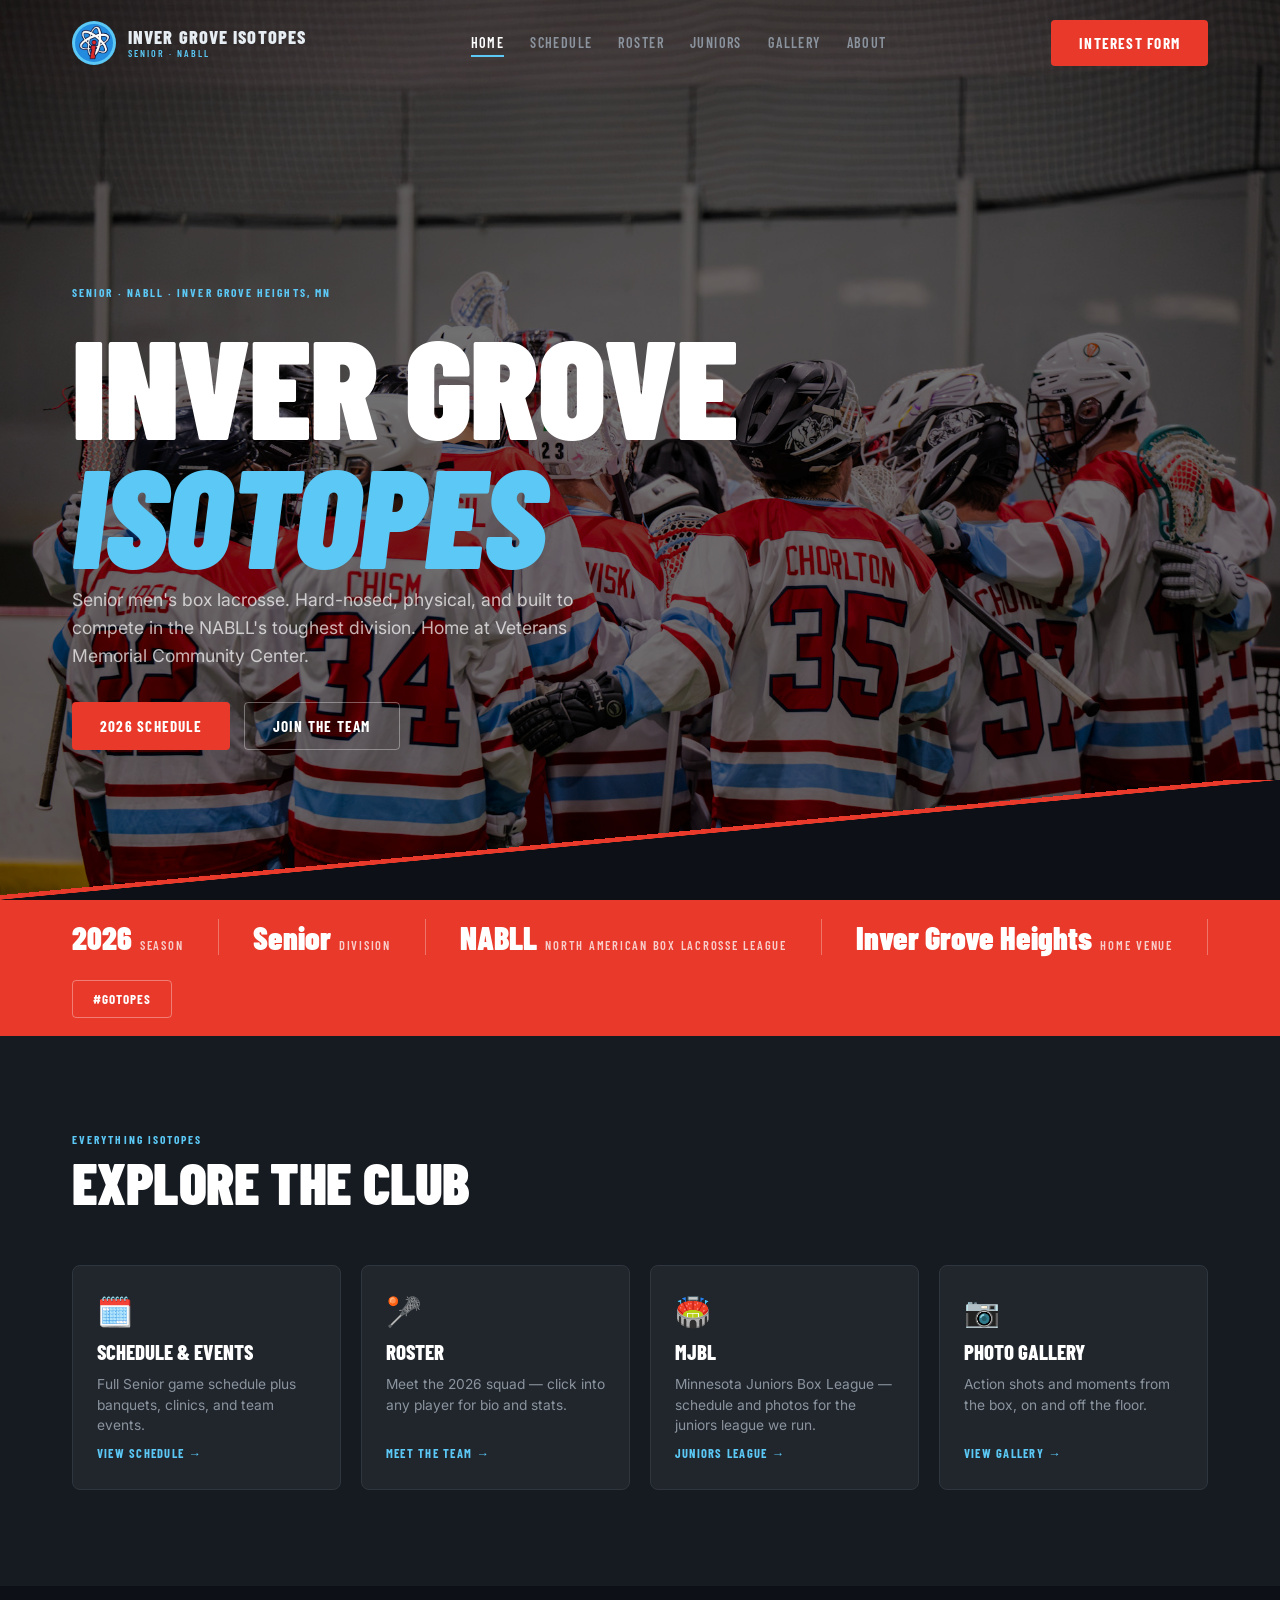
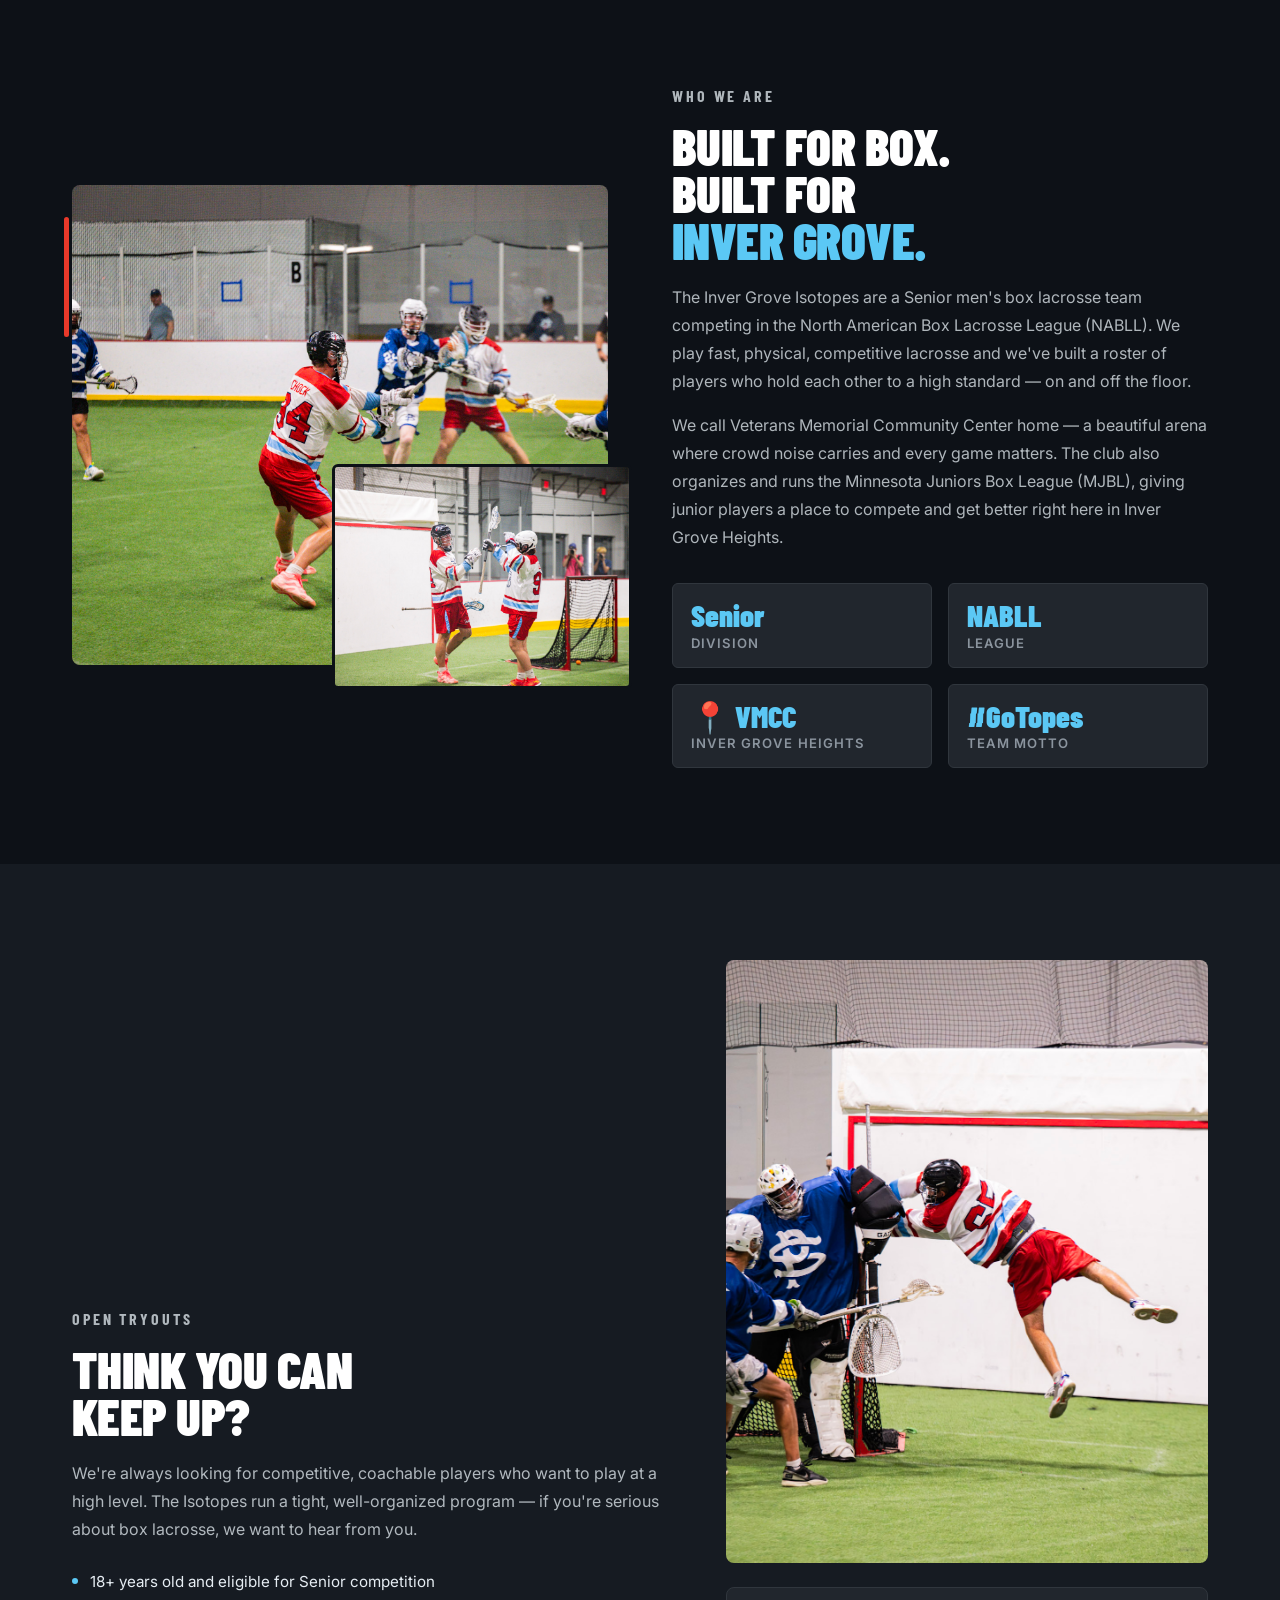
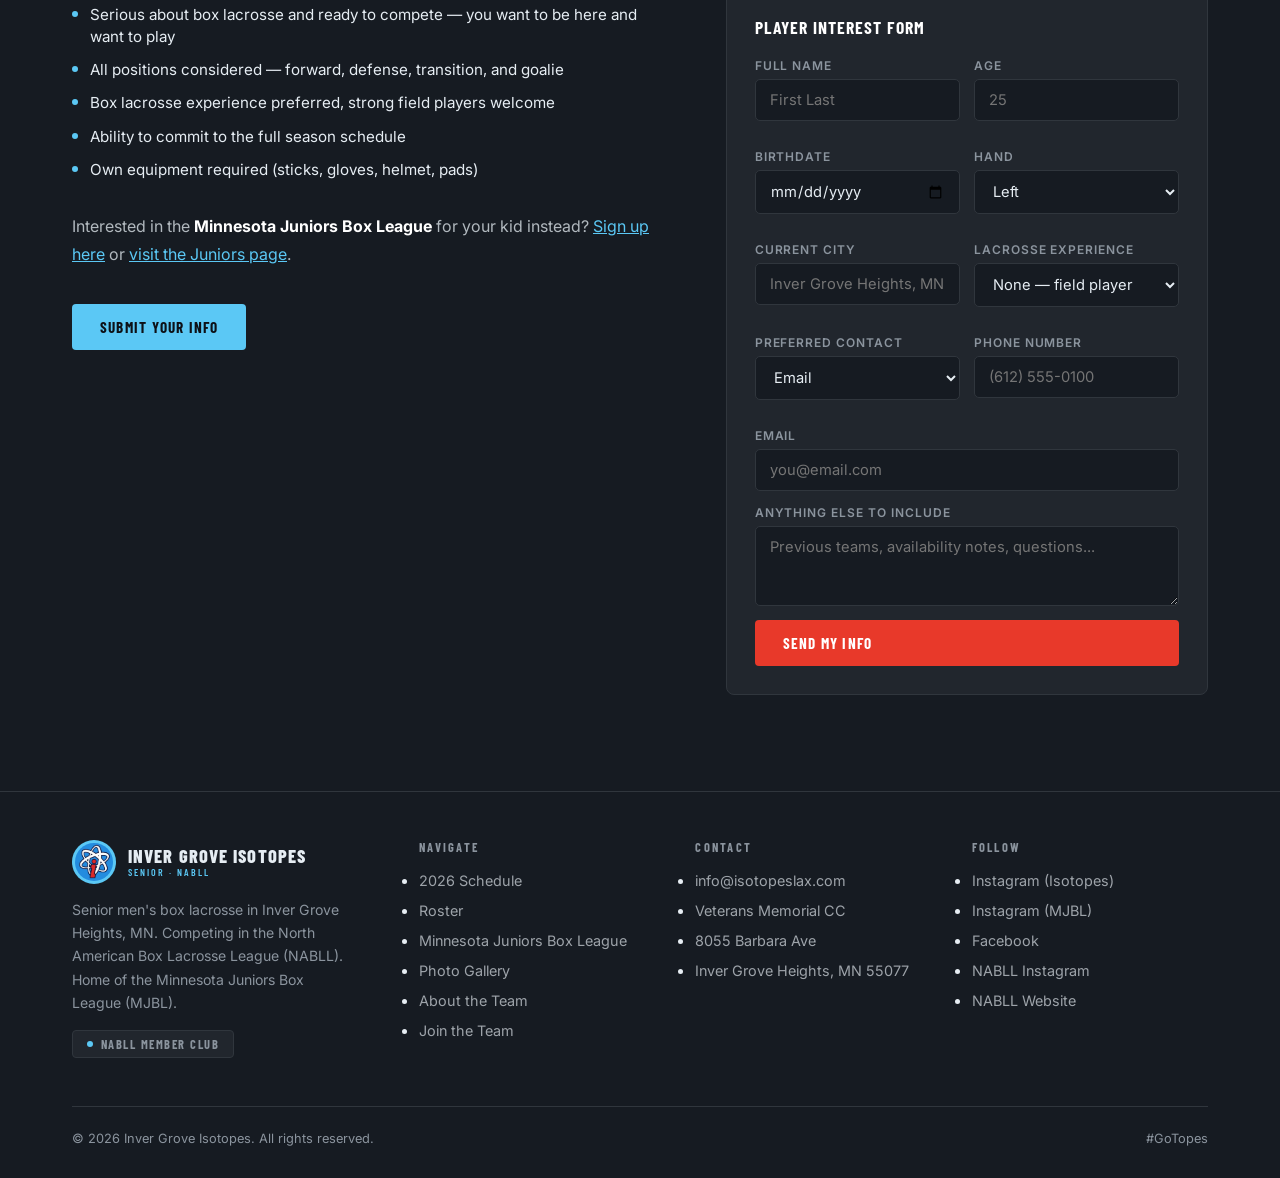
<file: index.html>
<!DOCTYPE html>
<html lang="en">
<head>
<meta charset="UTF-8">
<meta name="viewport" content="width=device-width, initial-scale=1.0">
<title>Inver Grove Isotopes | Senior Box Lacrosse | NABLL</title>
<meta name="description" content="The Inver Grove Isotopes are a Senior men's box lacrosse team competing in the North American Box Lacrosse League (NABLL). Based in Inver Grove Heights, MN.">
<link rel="preconnect" href="https://fonts.googleapis.com">
<link rel="preconnect" href="https://fonts.gstatic.com" crossorigin>
<link href="https://fonts.googleapis.com/css2?family=Barlow+Condensed:ital,wght@0,400;0,600;0,700;0,800;0,900;1,700&family=Inter:wght@400;500;600;700&display=swap" rel="stylesheet">
<link rel="stylesheet" href="css/styles.css">
</head>
<body>

<!-- ── HEADER ── -->
<header id="header">
  <div class="nav-inner">
    <a href="index.html" class="nav-logo">
      <img src="assets/img/logo.png" alt="Inver Grove Isotopes logo">
      <div class="nav-logo-text">
        Inver Grove Isotopes
        <span>Senior · NABLL</span>
      </div>
    </a>
    <nav class="links">
      <a href="index.html">Home</a>
      <a href="schedule.html">Schedule</a>
      <a href="roster.html">Roster</a>
      <a href="juniors.html">Juniors</a>
      <a href="gallery.html">Gallery</a>
      <a href="index.html#about">About</a>
    </nav>
    <div class="nav-actions">
      <a href="index.html#recruiting" class="btn btn-primary">Interest Form</a>
      <button class="hamburger" id="hamburger" aria-label="Menu">☰</button>
    </div>
  </div>
</header>
<div class="mobile-menu" id="mobileMenu">
  <a href="index.html">Home</a>
  <a href="schedule.html">Schedule</a>
  <a href="roster.html">Roster</a>
  <a href="juniors.html">Juniors</a>
  <a href="gallery.html">Gallery</a>
  <a href="index.html#about">About</a>
  <a href="index.html#recruiting">Join the Team</a>
</div>

<!-- ── HERO ── -->
<section class="hero" id="top">
  <div class="hero-bg" style="background-image:url('assets/img/team-huddle.jpg');"></div>
  <div class="hero-slash-red"></div>
  <div class="hero-slash"></div>
  <div class="hero-content">
    <p class="label">Senior · NABLL · Inver Grove Heights, MN</p>
    <h1 class="display">Inver Grove<br><em>Isotopes</em></h1>
    <p class="hero-sub">Senior men's box lacrosse. Hard-nosed, physical, and built to compete in the NABLL's toughest division. Home at Veterans Memorial Community Center.</p>
    <div class="hero-btns">
      <a href="schedule.html" class="btn btn-primary">2026 Schedule</a>
      <a href="index.html#recruiting" class="btn btn-outline">Join the Team</a>
    </div>
  </div>
</section>

<!-- ── SEASON BANNER ── -->
<div class="season-banner">
  <div class="container">
    <div class="season-inner">
      <div class="season-stat"><span class="big">2026</span><span class="sm">Season</span></div>
      <div class="season-divider"></div>
      <div class="season-stat"><span class="big">Senior</span><span class="sm">Division</span></div>
      <div class="season-divider"></div>
      <div class="season-stat"><span class="big">NABLL</span><span class="sm">North American Box Lacrosse League</span></div>
      <div class="season-divider"></div>
      <div class="season-stat"><span class="big">Inver Grove Heights</span><span class="sm">Home Venue</span></div>
      <div class="season-divider"></div>
      <a href="index.html#recruiting" class="btn btn-outline" style="padding:10px 20px;font-size:0.82rem;">#GoTopes</a>
    </div>
  </div>
</div>

<!-- ── QUICK LINKS ── -->
<section class="quicklinks section">
  <div class="container">
    <div class="section-header">
      <div>
        <p class="label">Everything Isotopes</p>
        <h2 class="display">Explore the Club</h2>
      </div>
    </div>
    <div class="quicklink-grid">
      <a class="quicklink-card" href="schedule.html">
        <span class="icon">🗓️</span>
        <h3>Schedule & Events</h3>
        <p>Full Senior game schedule plus banquets, clinics, and team events.</p>
        <span class="go">View Schedule →</span>
      </a>
      <a class="quicklink-card" href="roster.html">
        <span class="icon">🥍</span>
        <h3>Roster</h3>
        <p>Meet the 2026 squad — click into any player for bio and stats.</p>
        <span class="go">Meet the Team →</span>
      </a>
      <a class="quicklink-card" href="juniors.html">
        <span class="icon">🏟️</span>
        <h3>MJBL</h3>
        <p>Minnesota Juniors Box League — schedule and photos for the juniors league we run.</p>
        <span class="go">Juniors League →</span>
      </a>
      <a class="quicklink-card" href="gallery.html">
        <span class="icon">📷</span>
        <h3>Photo Gallery</h3>
        <p>Action shots and moments from the box, on and off the floor.</p>
        <span class="go">View Gallery →</span>
      </a>
    </div>
  </div>
</section>

<!-- ── ABOUT ── -->
<section class="about section" id="about">
  <div class="container">
    <div class="about-grid">
      <div class="about-photo-stack">
        <div class="about-red-bar"></div>
        <div class="about-photo-main">
          <img src="assets/img/action-05.jpg" alt="Isotopes offense pushes the ball vs. St. Paul Blueshirts">
        </div>
        <div class="about-photo-accent">
          <img src="assets/img/action-04.jpg" alt="Isotopes celebrate after a goal">
        </div>
      </div>
      <div class="about-text">
        <p class="label">Who We Are</p>
        <h2 class="display">Built for Box.<br>Built for<br><span style="color:var(--blue);">Inver Grove.</span></h2>
        <p>The Inver Grove Isotopes are a Senior men's box lacrosse team competing in the North American Box Lacrosse League (NABLL). We play fast, physical, competitive lacrosse and we've built a roster of players who hold each other to a high standard — on and off the floor.</p>
        <p>We call Veterans Memorial Community Center home — a beautiful arena where crowd noise carries and every game matters. The club also organizes and runs the Minnesota Juniors Box League (MJBL), giving junior players a place to compete and get better right here in Inver Grove Heights.</p>
        <div class="about-facts">
          <div class="fact"><div class="num">Senior</div><div class="desc">Division</div></div>
          <div class="fact"><div class="num">NABLL</div><div class="desc">League</div></div>
          <div class="fact"><div class="num">📍 VMCC</div><div class="desc">Inver Grove Heights</div></div>
          <div class="fact"><div class="num">#GoTopes</div><div class="desc">Team Motto</div></div>
        </div>
      </div>
    </div>
  </div>
</section>

<!-- ── RECRUITING ── -->
<section class="recruiting section" id="recruiting">
  <div class="container">
    <div class="recruiting-grid">
      <div class="rec-content">
        <p class="label">Open Tryouts</p>
        <h2 class="display">Think You Can<br>Keep Up?</h2>
        <p>We're always looking for competitive, coachable players who want to play at a high level. The Isotopes run a tight, well-organized program — if you're serious about box lacrosse, we want to hear from you.</p>
        <div class="rec-reqs">
          <div class="rec-req">18+ years old and eligible for Senior competition</div>
          <div class="rec-req">Serious about box lacrosse and ready to compete — you want to be here and want to play</div>
          <div class="rec-req">All positions considered — forward, defense, transition, and goalie</div>
          <div class="rec-req">Box lacrosse experience preferred, strong field players welcome</div>
          <div class="rec-req">Ability to commit to the full season schedule</div>
          <div class="rec-req">Own equipment required (sticks, gloves, helmet, pads)</div>
        </div>
        <p style="margin-top:8px;">Interested in the <strong style="color:var(--white);">Minnesota Juniors Box League</strong> for your kid instead? <a href="https://forms.gle/cvugax1Dtnn55oC8" target="_blank" rel="noopener" style="color:var(--blue);text-decoration:underline;">Sign up here</a> or <a href="juniors.html" style="color:var(--blue);text-decoration:underline;">visit the Juniors page</a>.</p>
        <a href="#rec-form" class="btn btn-blue" style="margin-top:20px;">Submit Your Info</a>
      </div>
      <div>
        <div class="rec-photo">
          <img src="assets/img/action-06.jpg" alt="Isotopes attacker crashes the crease vs. St. Paul Blueshirts">
        </div>
        <form class="rec-form" id="rec-form" style="margin-top: 24px;" onsubmit="return submitRec(event)">
          <h4>Player Interest Form</h4>
          <div class="form-row">
            <div class="form-field"><label for="r-name">Full Name</label><input type="text" id="r-name" placeholder="First Last" required></div>
            <div class="form-field"><label for="r-age">Age</label><input type="number" id="r-age" placeholder="25" min="4"></div>
          </div>
          <div class="form-row">
            <div class="form-field"><label for="r-birthdate">Birthdate</label><input type="date" id="r-birthdate"></div>
            <div class="form-field"><label for="r-hand">Hand</label>
              <select id="r-hand">
                <option>Left</option>
                <option>Right</option>
              </select>
            </div>
          </div>
          <div class="form-row">
            <div class="form-field"><label for="r-city">Current City</label><input type="text" id="r-city" placeholder="Inver Grove Heights, MN"></div>
            <div class="form-field"><label for="r-exp">Lacrosse Experience</label>
              <select id="r-exp">
                <option>None — field player</option>
                <option>1–2 seasons</option>
                <option>3–5 seasons</option>
                <option>6+ seasons</option>
              </select>
            </div>
          </div>
          <div class="form-row">
            <div class="form-field"><label for="r-contact-pref">Preferred Contact</label>
              <select id="r-contact-pref">
                <option>Email</option>
                <option>Text</option>
                <option>Call</option>
              </select>
            </div>
            <div class="form-field"><label for="r-phone">Phone Number</label><input type="tel" id="r-phone" placeholder="(612) 555-0100"></div>
          </div>
          <div class="form-field">
            <label for="r-email">Email</label><input type="email" id="r-email" placeholder="you@email.com" required>
          </div>
          <div class="form-field">
            <label for="r-notes">Anything Else to Include</label>
            <textarea id="r-notes" placeholder="Previous teams, availability notes, questions..."></textarea>
          </div>
          <button type="submit" class="btn btn-primary" style="width:100%">Send My Info</button>
          <div id="rec-status" style="display:none;margin-top:12px;text-align:center;font-size:0.88rem;color:var(--blue);font-weight:600;"></div>
        </form>
      </div>
    </div>
  </div>
</section>

<!-- ── FOOTER ── -->
<footer id="contact">
  <div class="container">
    <div class="footer-inner">
      <div class="footer-brand">
        <div class="nav-logo">
          <img src="assets/img/logo.png" alt="Inver Grove Isotopes logo">
          <div class="nav-logo-text">
            Inver Grove Isotopes
            <span>Senior · NABLL</span>
          </div>
        </div>
        <p>Senior men's box lacrosse in Inver Grove Heights, MN. Competing in the North American Box Lacrosse League (NABLL). Home of the Minnesota Juniors Box League (MJBL).</p>
        <div style="margin-top:16px;">
          <span class="league-badge"><span class="dot"></span>NABLL Member Club</span>
        </div>
      </div>
      <div class="footer-col">
        <h5>Navigate</h5>
        <ul>
          <li><a href="schedule.html">2026 Schedule</a></li>
          <li><a href="roster.html">Roster</a></li>
          <li><a href="juniors.html">Minnesota Juniors Box League</a></li>
          <li><a href="gallery.html">Photo Gallery</a></li>
          <li><a href="index.html#about">About the Team</a></li>
          <li><a href="index.html#recruiting">Join the Team</a></li>
        </ul>
      </div>
      <div class="footer-col">
        <h5>Contact</h5>
        <ul>
          <li><a href="mailto:info@isotopeslax.com">info@isotopeslax.com</a></li>
          <li><a href="#">Veterans Memorial CC</a></li>
          <li><a>8055 Barbara Ave</a></li>
          <li><a>Inver Grove Heights, MN 55077</a></li>
        </ul>
      </div>
      <div class="footer-col">
        <h5>Follow</h5>
        <ul>
          <li><a href="https://instagram.com/isotopeslc" target="_blank" rel="noopener">Instagram (Isotopes)</a></li>
          <li><a href="https://instagram.com/mnjuniorsbox" target="_blank" rel="noopener">Instagram (MJBL)</a></li>
          <li><a href="https://www.facebook.com/InverGroveIsotopes/" target="_blank" rel="noopener">Facebook</a></li>
          <li><a href="https://instagram.com/the_box_league" target="_blank" rel="noopener">NABLL Instagram</a></li>
          <li><a href="https://nabll.com/" target="_blank" rel="noopener">NABLL Website</a></li>
        </ul>
      </div>
    </div>
    <div class="footer-bottom">
      <span>© 2026 Inver Grove Isotopes. All rights reserved.</span>
      <span>#GoTopes</span>
    </div>
  </div>
</footer>

<script src="js/data.js"></script>
<script src="js/main.js"></script>
</body>
</html>
</file>
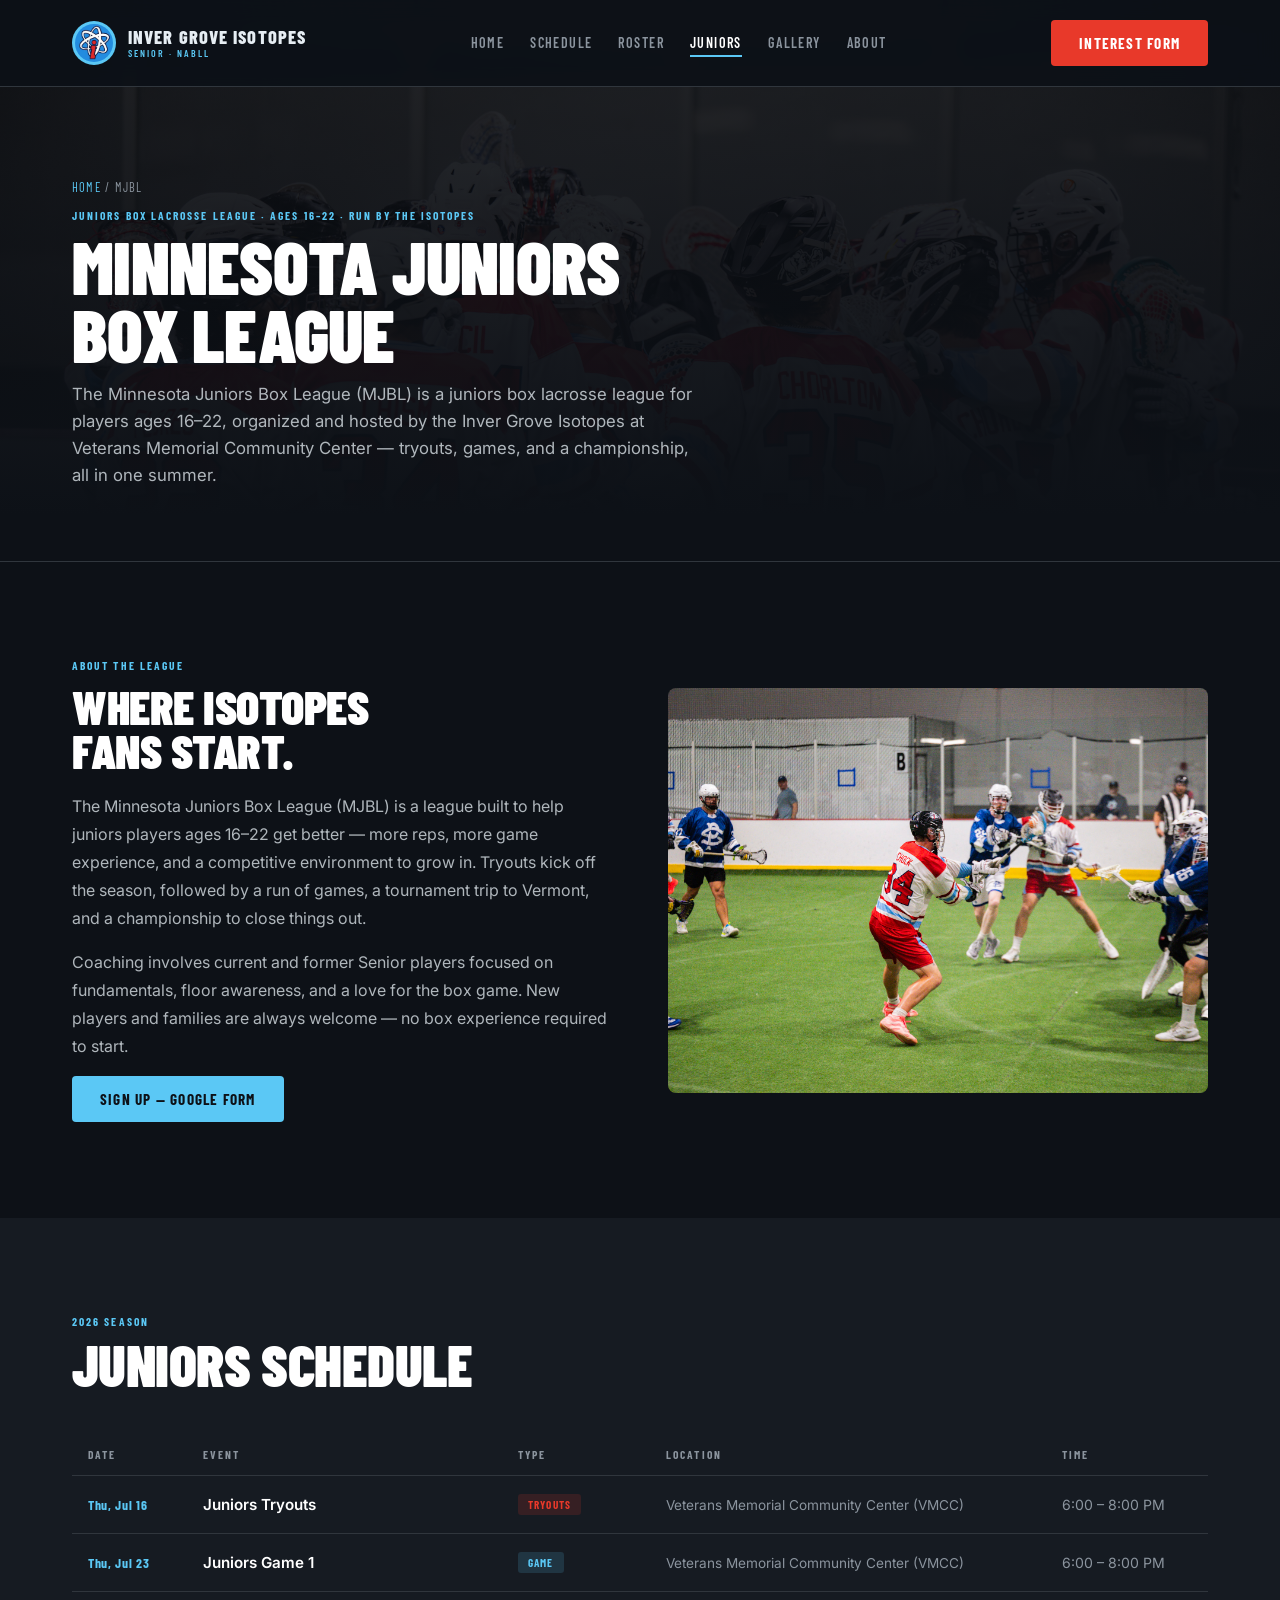
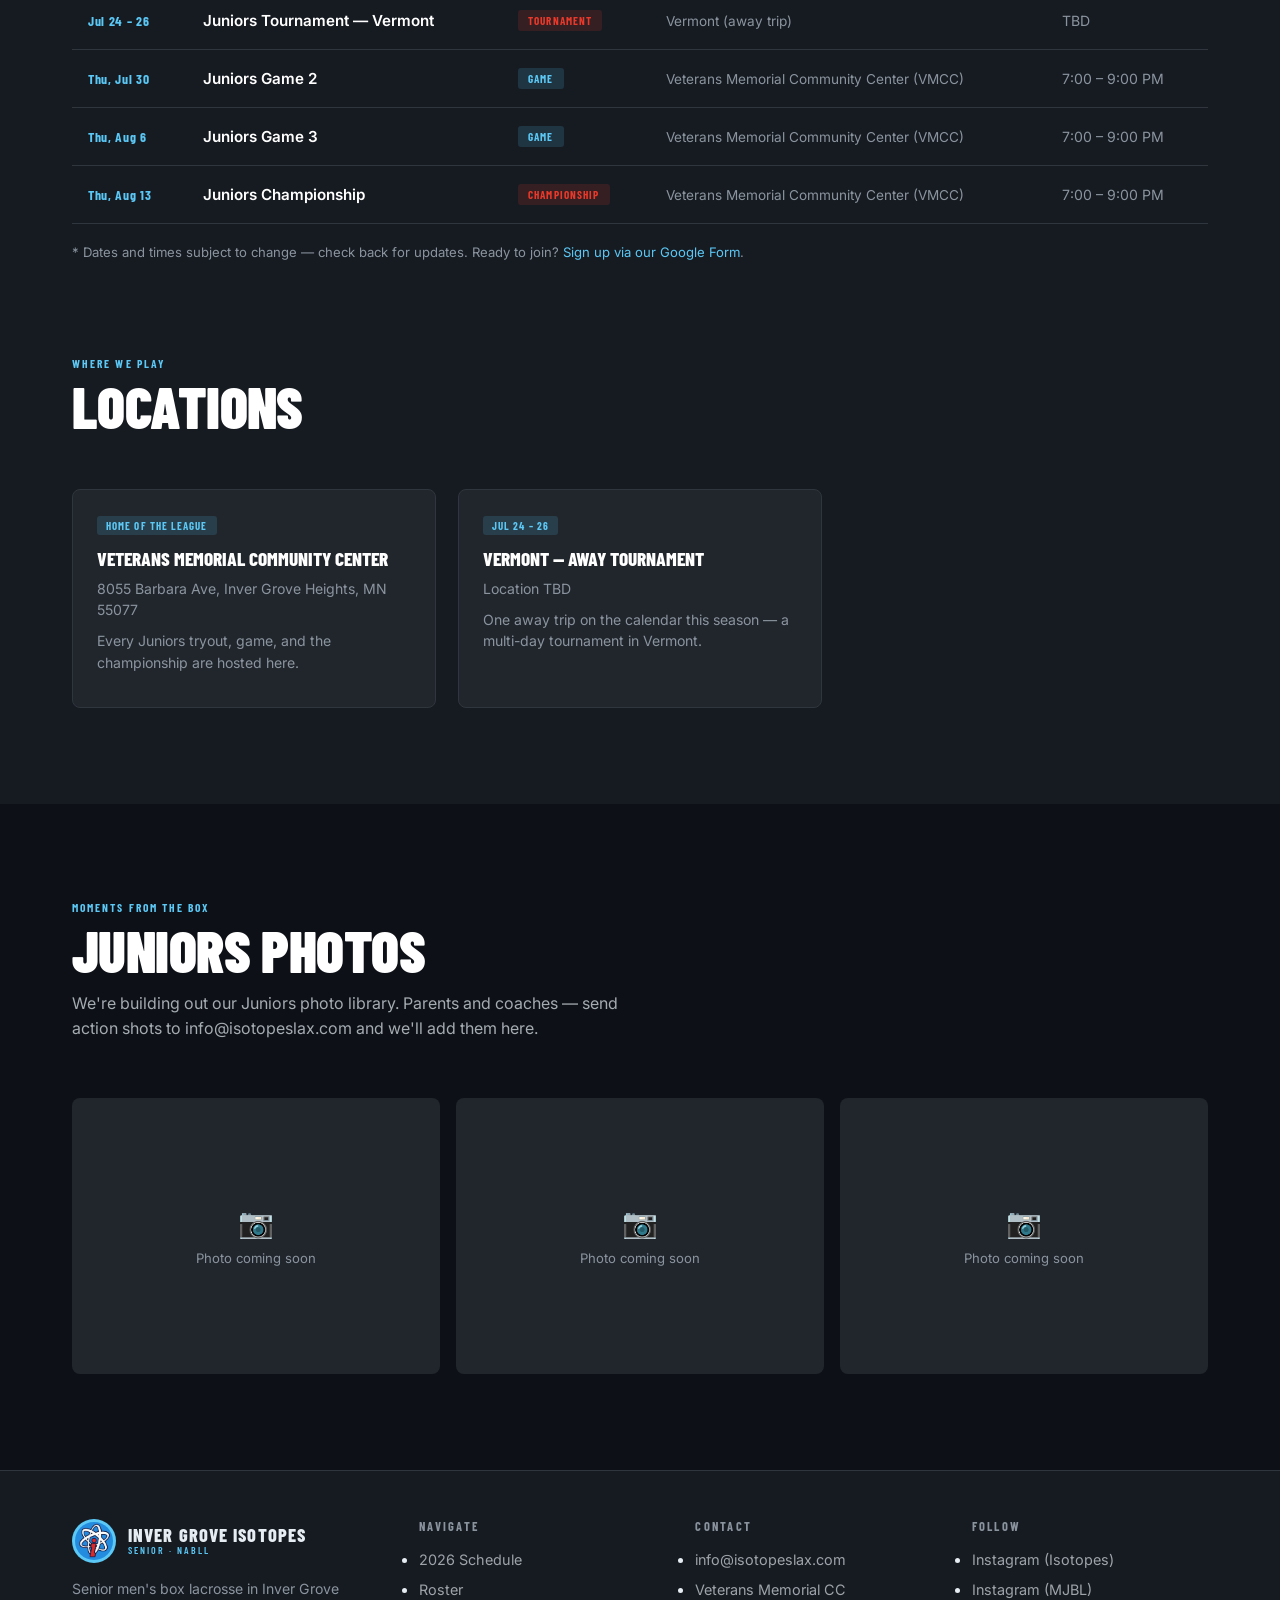
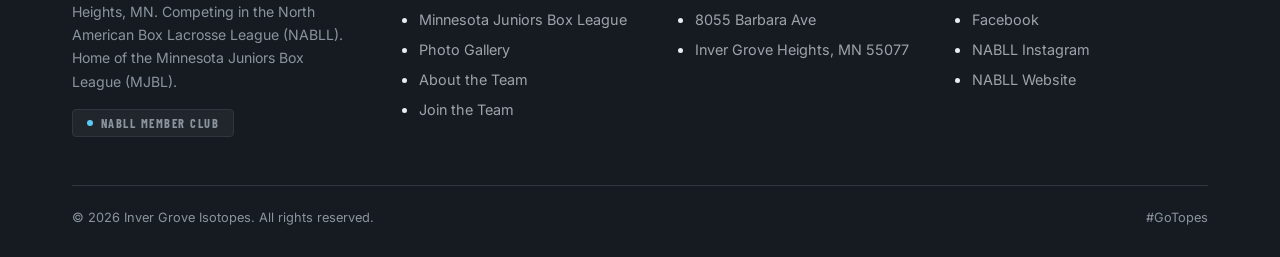
<file: juniors.html>
<!DOCTYPE html>
<html lang="en">
<head>
<meta charset="UTF-8">
<meta name="viewport" content="width=device-width, initial-scale=1.0">
<title>Minnesota Juniors Box League (MJBL) | Inver Grove Isotopes</title>
<meta name="description" content="The Minnesota Juniors Box League (MJBL) — a juniors box lacrosse league for ages 16-22, run by the Inver Grove Isotopes. Schedule, locations, and photos.">
<link rel="preconnect" href="https://fonts.googleapis.com">
<link rel="preconnect" href="https://fonts.gstatic.com" crossorigin>
<link href="https://fonts.googleapis.com/css2?family=Barlow+Condensed:ital,wght@0,400;0,600;0,700;0,800;0,900;1,700&family=Inter:wght@400;500;600;700&display=swap" rel="stylesheet">
<link rel="stylesheet" href="css/styles.css">
</head>
<body>

<!-- ── HEADER ── -->
<header id="header" class="solid">
  <div class="nav-inner">
    <a href="index.html" class="nav-logo">
      <img src="assets/img/logo.png" alt="Inver Grove Isotopes logo">
      <div class="nav-logo-text">
        Inver Grove Isotopes
        <span>Senior · NABLL</span>
      </div>
    </a>
    <nav class="links">
      <a href="index.html">Home</a>
      <a href="schedule.html">Schedule</a>
      <a href="roster.html">Roster</a>
      <a href="juniors.html">Juniors</a>
      <a href="gallery.html">Gallery</a>
      <a href="index.html#about">About</a>
    </nav>
    <div class="nav-actions">
      <a href="index.html#recruiting" class="btn btn-primary">Interest Form</a>
      <button class="hamburger" id="hamburger" aria-label="Menu">☰</button>
    </div>
  </div>
</header>
<div class="mobile-menu" id="mobileMenu">
  <a href="index.html">Home</a>
  <a href="schedule.html">Schedule</a>
  <a href="roster.html">Roster</a>
  <a href="juniors.html">Juniors</a>
  <a href="gallery.html">Gallery</a>
  <a href="index.html#about">About</a>
  <a href="index.html#recruiting">Join the Team</a>
</div>

<!-- ── PAGE HERO ── -->
<section class="page-hero">
  <div class="page-hero-bg" style="background-image:url('assets/img/team-huddle.jpg');"></div>
  <div class="page-hero-overlay"></div>
  <div class="container page-hero-content">
    <p class="breadcrumb"><a href="index.html">Home</a> / MJBL</p>
    <p class="label">Juniors Box Lacrosse League · Ages 16–22 · Run by the Isotopes</p>
    <h1 class="display">Minnesota Juniors<br>Box League</h1>
    <p class="sub">The Minnesota Juniors Box League (MJBL) is a juniors box lacrosse league for players ages 16–22, organized and hosted by the Inver Grove Isotopes at Veterans Memorial Community Center — tryouts, games, and a championship, all in one summer.</p>
  </div>
</section>

<!-- ── INTRO ── -->
<section class="section">
  <div class="container">
    <div class="juniors-intro-grid">
      <div>
        <p class="label">About the League</p>
        <h2 class="display" style="font-size:clamp(2.2rem,4vw,3rem);color:var(--white);margin:12px 0 20px;">Where Isotopes<br>Fans Start.</h2>
        <p style="color:rgba(230,237,243,0.75);line-height:1.75;margin-bottom:16px;">The Minnesota Juniors Box League (MJBL) is a league built to help juniors players ages 16–22 get better — more reps, more game experience, and a competitive environment to grow in. Tryouts kick off the season, followed by a run of games, a tournament trip to Vermont, and a championship to close things out.</p>
        <p style="color:rgba(230,237,243,0.75);line-height:1.75;margin-bottom:16px;">Coaching involves current and former Senior players focused on fundamentals, floor awareness, and a love for the box game. New players and families are always welcome — no box experience required to start.</p>
        <a href="https://forms.gle/cvugax1Dtnn55oC8" target="_blank" rel="noopener" class="btn btn-blue">Sign Up — Google Form</a>
      </div>
      <div class="juniors-photo">
        <img src="assets/img/action-05.jpg" alt="Isotopes offense pushes the ball vs. St. Paul Blueshirts">
      </div>
    </div>
  </div>
</section>

<!-- ── JUNIORS SCHEDULE ── -->
<section class="schedule section">
  <div class="container">
    <div class="section-header">
      <div>
        <p class="label">2026 Season</p>
        <h2 class="display">Juniors Schedule</h2>
      </div>
    </div>
    <div class="table-scroll-wrap">
      <table class="schedule-table">
        <thead>
          <tr>
            <th>Date</th>
            <th>Event</th>
            <th>Type</th>
            <th>Location</th>
            <th>Time</th>
          </tr>
        </thead>
        <tbody id="juniorsScheduleBody"></tbody>
      </table>
    </div>
    <p class="schedule-note">* Dates and times subject to change — check back for updates. Ready to join? <a href="https://forms.gle/cvugax1Dtnn55oC8" target="_blank" rel="noopener" style="color:var(--blue);">Sign up via our Google Form</a>.</p>
  </div>
</section>

<!-- ── LOCATIONS ── -->
<section class="section" style="background:var(--dark);padding-top:0;">
  <div class="container">
    <div class="section-header">
      <div>
        <p class="label">Where We Play</p>
        <h2 class="display">Locations</h2>
      </div>
    </div>
    <div class="location-grid" id="juniorsLocations"></div>
  </div>
</section>

<!-- ── JUNIORS PHOTOS ── -->
<section class="section">
  <div class="container">
    <div class="section-header">
      <div>
        <p class="label">Moments From the Box</p>
        <h2 class="display">Juniors Photos</h2>
        <p class="desc">We're building out our Juniors photo library. Parents and coaches — send action shots to info@isotopeslax.com and we'll add them here.</p>
      </div>
    </div>
    <div class="gallery-grid">
      <div class="gallery-item" style="display:flex;align-items:center;justify-content:center;flex-direction:column;gap:10px;color:var(--muted);">
        <span style="font-size:1.8rem;">📷</span>
        <span style="font-size:0.82rem;">Photo coming soon</span>
      </div>
      <div class="gallery-item" style="display:flex;align-items:center;justify-content:center;flex-direction:column;gap:10px;color:var(--muted);">
        <span style="font-size:1.8rem;">📷</span>
        <span style="font-size:0.82rem;">Photo coming soon</span>
      </div>
      <div class="gallery-item" style="display:flex;align-items:center;justify-content:center;flex-direction:column;gap:10px;color:var(--muted);">
        <span style="font-size:1.8rem;">📷</span>
        <span style="font-size:0.82rem;">Photo coming soon</span>
      </div>
    </div>
  </div>
</section>

<!-- ── FOOTER ── -->
<footer id="contact">
  <div class="container">
    <div class="footer-inner">
      <div class="footer-brand">
        <div class="nav-logo">
          <img src="assets/img/logo.png" alt="Inver Grove Isotopes logo">
          <div class="nav-logo-text">
            Inver Grove Isotopes
            <span>Senior · NABLL</span>
          </div>
        </div>
        <p>Senior men's box lacrosse in Inver Grove Heights, MN. Competing in the North American Box Lacrosse League (NABLL). Home of the Minnesota Juniors Box League (MJBL).</p>
        <div style="margin-top:16px;">
          <span class="league-badge"><span class="dot"></span>NABLL Member Club</span>
        </div>
      </div>
      <div class="footer-col">
        <h5>Navigate</h5>
        <ul>
          <li><a href="schedule.html">2026 Schedule</a></li>
          <li><a href="roster.html">Roster</a></li>
          <li><a href="juniors.html">Minnesota Juniors Box League</a></li>
          <li><a href="gallery.html">Photo Gallery</a></li>
          <li><a href="index.html#about">About the Team</a></li>
          <li><a href="index.html#recruiting">Join the Team</a></li>
        </ul>
      </div>
      <div class="footer-col">
        <h5>Contact</h5>
        <ul>
          <li><a href="mailto:info@isotopeslax.com">info@isotopeslax.com</a></li>
          <li><a href="#">Veterans Memorial CC</a></li>
          <li><a>8055 Barbara Ave</a></li>
          <li><a>Inver Grove Heights, MN 55077</a></li>
        </ul>
      </div>
      <div class="footer-col">
        <h5>Follow</h5>
        <ul>
          <li><a href="https://instagram.com/isotopeslc" target="_blank" rel="noopener">Instagram (Isotopes)</a></li>
          <li><a href="https://instagram.com/mnjuniorsbox" target="_blank" rel="noopener">Instagram (MJBL)</a></li>
          <li><a href="https://www.facebook.com/InverGroveIsotopes/" target="_blank" rel="noopener">Facebook</a></li>
          <li><a href="https://instagram.com/the_box_league" target="_blank" rel="noopener">NABLL Instagram</a></li>
          <li><a href="https://nabll.com/" target="_blank" rel="noopener">NABLL Website</a></li>
        </ul>
      </div>
    </div>
    <div class="footer-bottom">
      <span>© 2026 Inver Grove Isotopes. All rights reserved.</span>
      <span>#GoTopes</span>
    </div>
  </div>
</footer>

<script src="js/data.js"></script>
<script src="js/main.js"></script>
<script>renderJuniorsSchedule(); renderJuniorsLocations();</script>
</body>
</html>
</file>
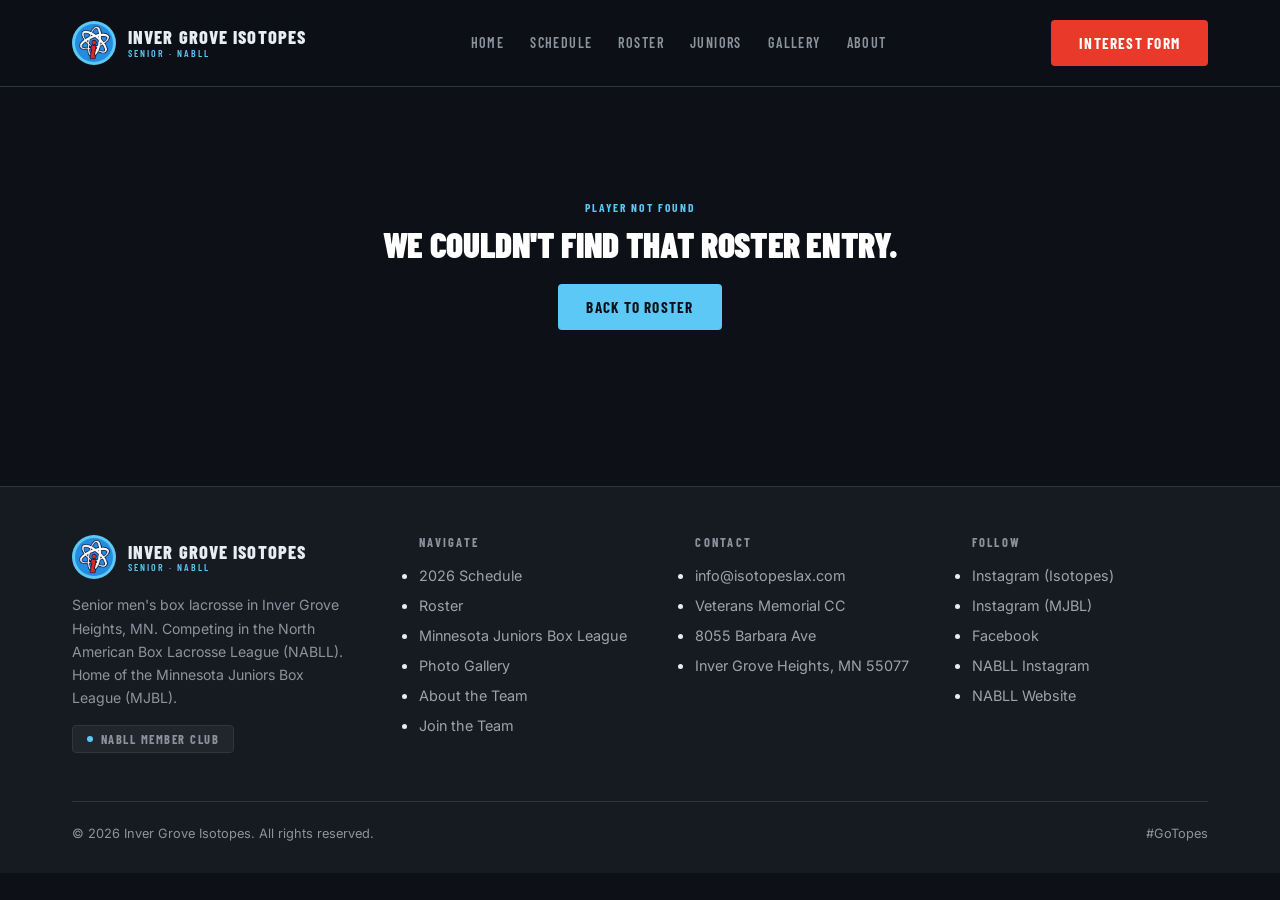
<file: player.html>
<!DOCTYPE html>
<html lang="en">
<head>
<meta charset="UTF-8">
<meta name="viewport" content="width=device-width, initial-scale=1.0">
<title>Player | Inver Grove Isotopes</title>
<meta name="description" content="Player bio and stats for the Inver Grove Isotopes Senior roster.">
<link rel="preconnect" href="https://fonts.googleapis.com">
<link rel="preconnect" href="https://fonts.gstatic.com" crossorigin>
<link href="https://fonts.googleapis.com/css2?family=Barlow+Condensed:ital,wght@0,400;0,600;0,700;0,800;0,900;1,700&family=Inter:wght@400;500;600;700&display=swap" rel="stylesheet">
<link rel="stylesheet" href="css/styles.css">
</head>
<body>

<!-- ── HEADER ── -->
<header id="header" class="solid">
  <div class="nav-inner">
    <a href="index.html" class="nav-logo">
      <img src="assets/img/logo.png" alt="Inver Grove Isotopes logo">
      <div class="nav-logo-text">
        Inver Grove Isotopes
        <span>Senior · NABLL</span>
      </div>
    </a>
    <nav class="links">
      <a href="index.html">Home</a>
      <a href="schedule.html">Schedule</a>
      <a href="roster.html">Roster</a>
      <a href="juniors.html">Juniors</a>
      <a href="gallery.html">Gallery</a>
      <a href="index.html#about">About</a>
    </nav>
    <div class="nav-actions">
      <a href="index.html#recruiting" class="btn btn-primary">Interest Form</a>
      <button class="hamburger" id="hamburger" aria-label="Menu">☰</button>
    </div>
  </div>
</header>
<div class="mobile-menu" id="mobileMenu">
  <a href="index.html">Home</a>
  <a href="schedule.html">Schedule</a>
  <a href="roster.html">Roster</a>
  <a href="juniors.html">Juniors</a>
  <a href="gallery.html">Gallery</a>
  <a href="index.html#about">About</a>
  <a href="index.html#recruiting">Join the Team</a>
</div>

<!-- ── PLAYER DETAIL ── -->
<section class="section" style="padding-top:140px;">
  <div class="container" id="playerDetail"></div>
</section>

<!-- ── FOOTER ── -->
<footer id="contact">
  <div class="container">
    <div class="footer-inner">
      <div class="footer-brand">
        <div class="nav-logo">
          <img src="assets/img/logo.png" alt="Inver Grove Isotopes logo">
          <div class="nav-logo-text">
            Inver Grove Isotopes
            <span>Senior · NABLL</span>
          </div>
        </div>
        <p>Senior men's box lacrosse in Inver Grove Heights, MN. Competing in the North American Box Lacrosse League (NABLL). Home of the Minnesota Juniors Box League (MJBL).</p>
        <div style="margin-top:16px;">
          <span class="league-badge"><span class="dot"></span>NABLL Member Club</span>
        </div>
      </div>
      <div class="footer-col">
        <h5>Navigate</h5>
        <ul>
          <li><a href="schedule.html">2026 Schedule</a></li>
          <li><a href="roster.html">Roster</a></li>
          <li><a href="juniors.html">Minnesota Juniors Box League</a></li>
          <li><a href="gallery.html">Photo Gallery</a></li>
          <li><a href="index.html#about">About the Team</a></li>
          <li><a href="index.html#recruiting">Join the Team</a></li>
        </ul>
      </div>
      <div class="footer-col">
        <h5>Contact</h5>
        <ul>
          <li><a href="mailto:info@isotopeslax.com">info@isotopeslax.com</a></li>
          <li><a href="#">Veterans Memorial CC</a></li>
          <li><a>8055 Barbara Ave</a></li>
          <li><a>Inver Grove Heights, MN 55077</a></li>
        </ul>
      </div>
      <div class="footer-col">
        <h5>Follow</h5>
        <ul>
          <li><a href="https://instagram.com/isotopeslc" target="_blank" rel="noopener">Instagram (Isotopes)</a></li>
          <li><a href="https://instagram.com/mnjuniorsbox" target="_blank" rel="noopener">Instagram (MJBL)</a></li>
          <li><a href="https://www.facebook.com/InverGroveIsotopes/" target="_blank" rel="noopener">Facebook</a></li>
          <li><a href="https://instagram.com/the_box_league" target="_blank" rel="noopener">NABLL Instagram</a></li>
          <li><a href="https://nabll.com/" target="_blank" rel="noopener">NABLL Website</a></li>
        </ul>
      </div>
    </div>
    <div class="footer-bottom">
      <span>© 2026 Inver Grove Isotopes. All rights reserved.</span>
      <span>#GoTopes</span>
    </div>
  </div>
</footer>

<script src="js/data.js"></script>
<script src="js/main.js"></script>
<script>renderPlayerDetail();</script>
</body>
</html>
</file>
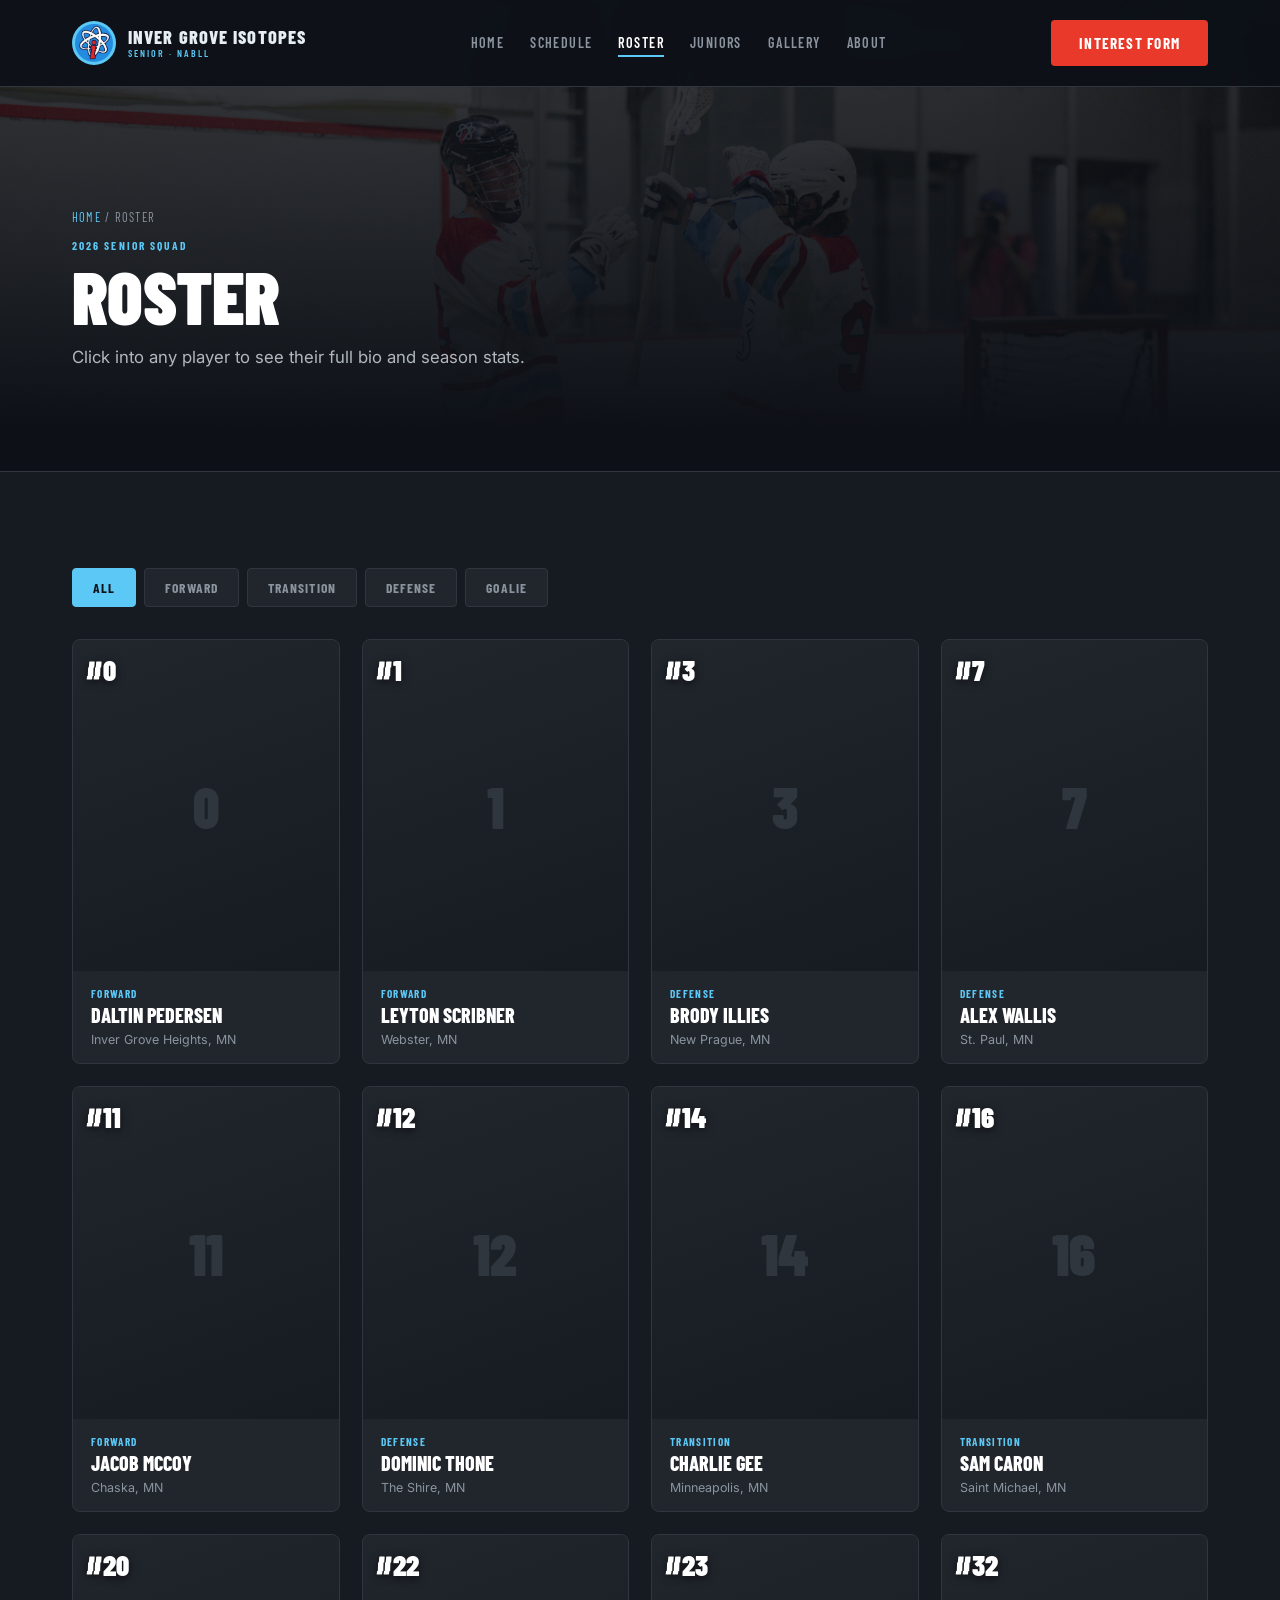
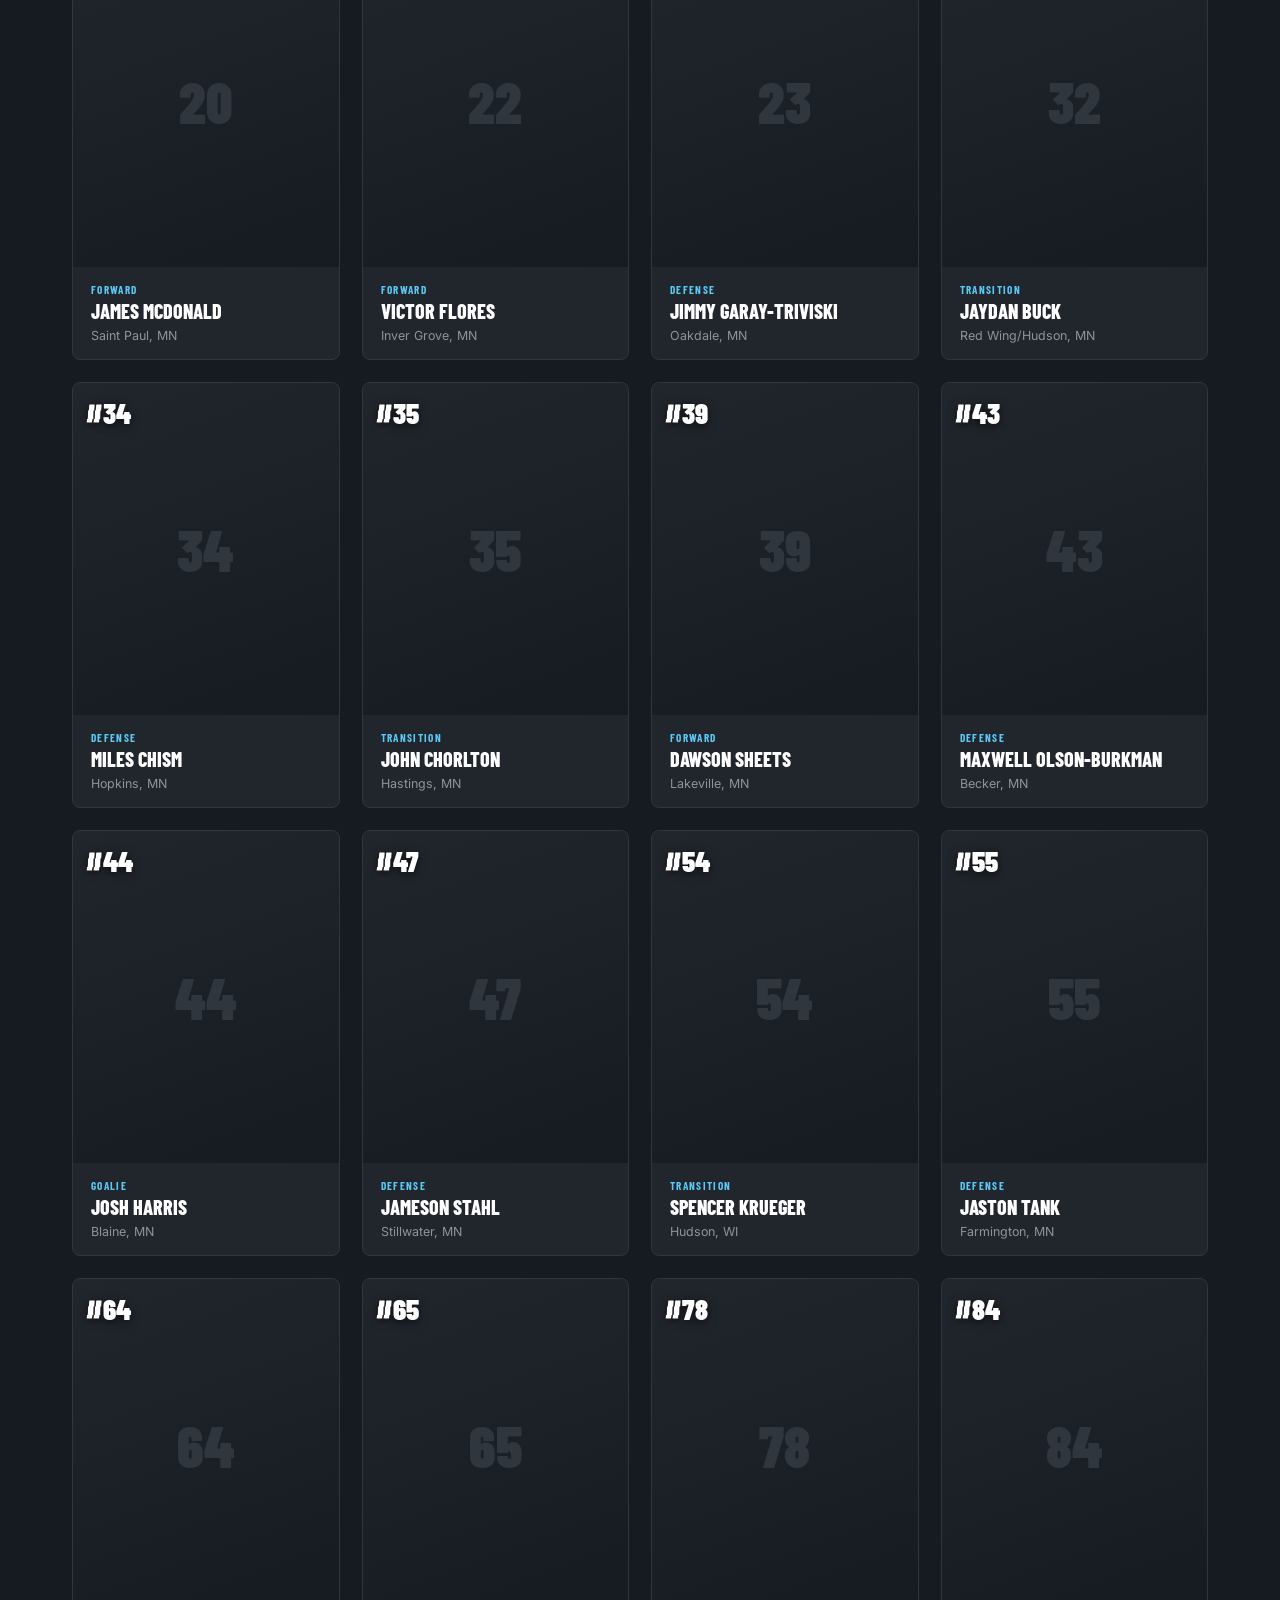
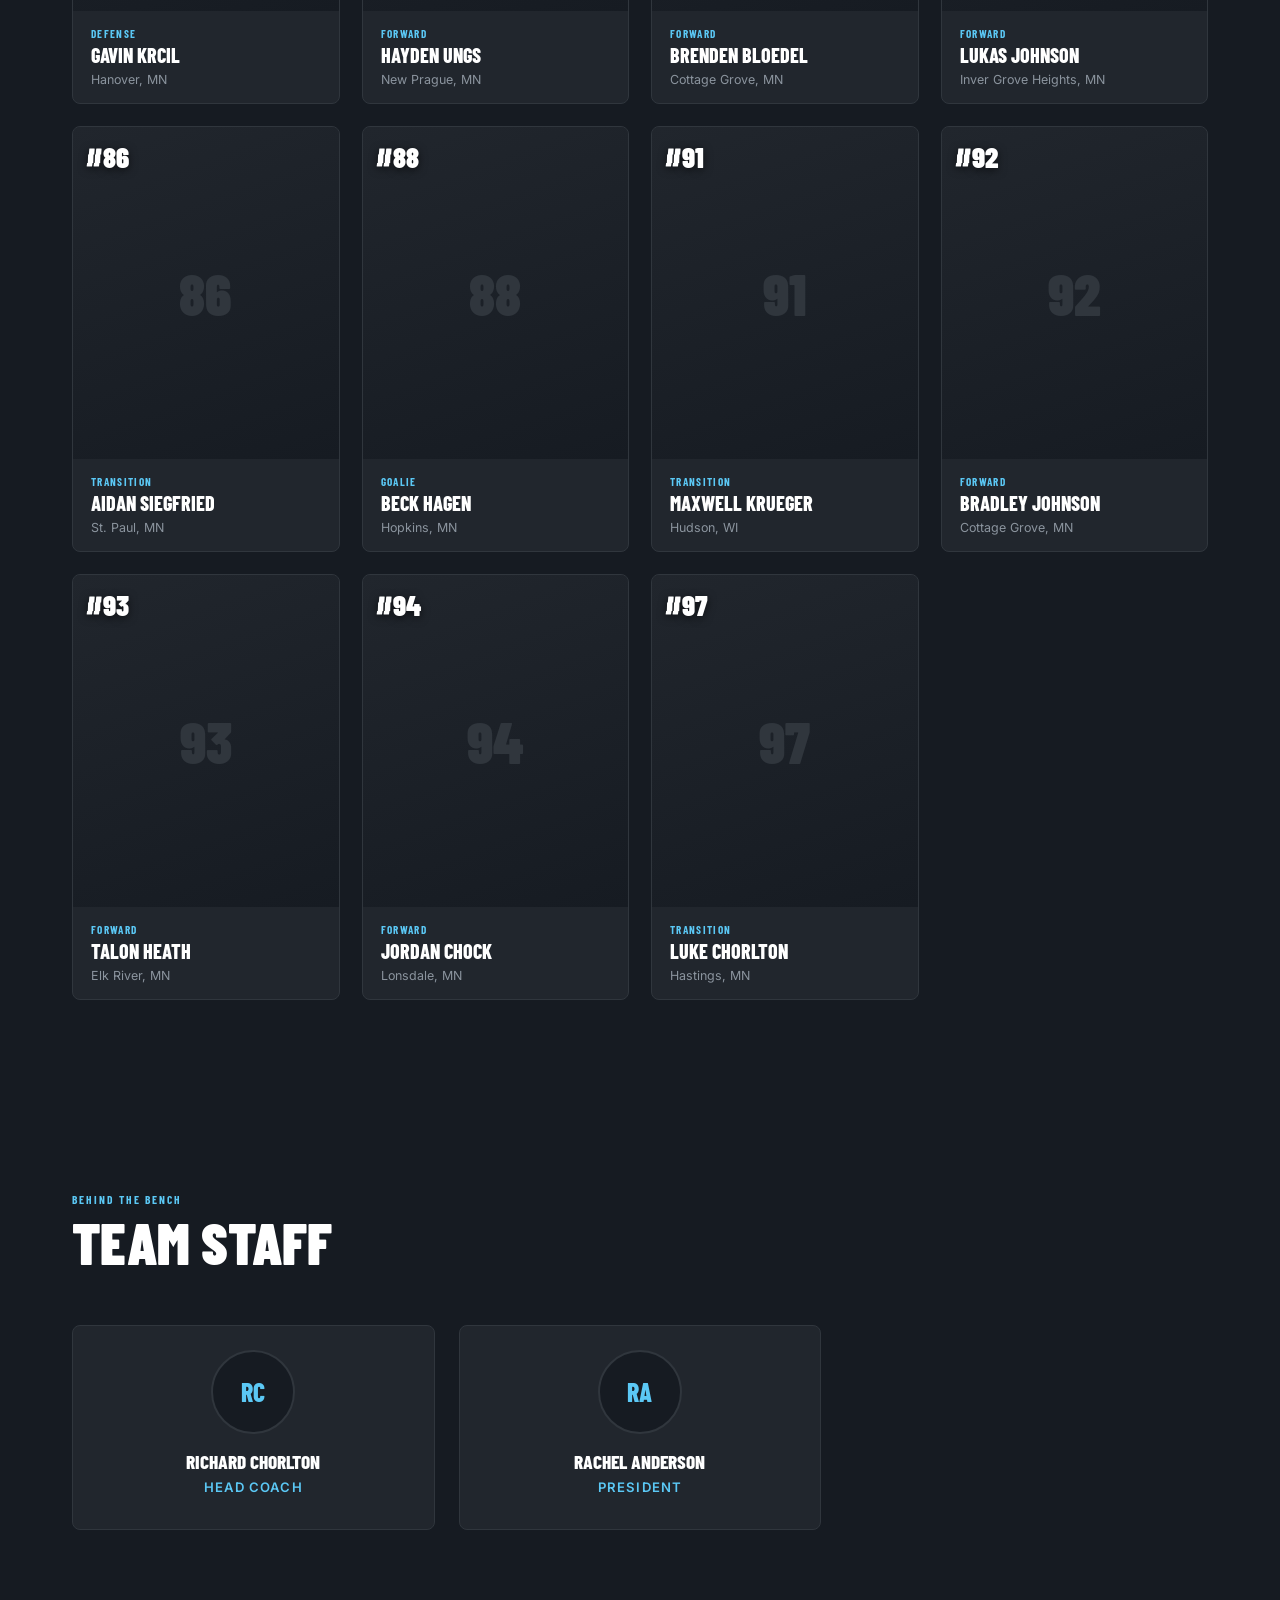
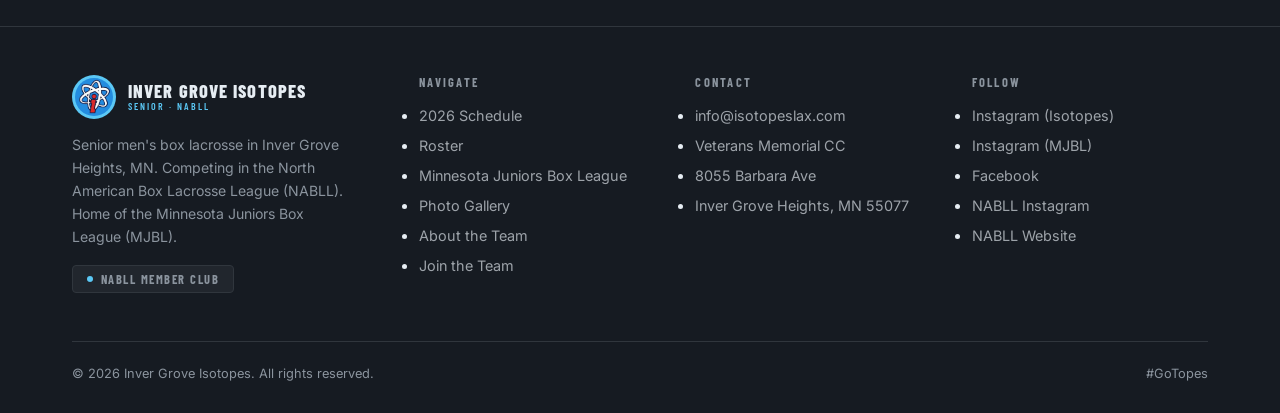
<file: roster.html>
<!DOCTYPE html>
<html lang="en">
<head>
<meta charset="UTF-8">
<meta name="viewport" content="width=device-width, initial-scale=1.0">
<title>Roster | Inver Grove Isotopes</title>
<meta name="description" content="Meet the 2026 Inver Grove Isotopes Senior roster — click into any player for bio and stats.">
<link rel="preconnect" href="https://fonts.googleapis.com">
<link rel="preconnect" href="https://fonts.gstatic.com" crossorigin>
<link href="https://fonts.googleapis.com/css2?family=Barlow+Condensed:ital,wght@0,400;0,600;0,700;0,800;0,900;1,700&family=Inter:wght@400;500;600;700&display=swap" rel="stylesheet">
<link rel="stylesheet" href="css/styles.css">
</head>
<body>

<!-- ── HEADER ── -->
<header id="header" class="solid">
  <div class="nav-inner">
    <a href="index.html" class="nav-logo">
      <img src="assets/img/logo.png" alt="Inver Grove Isotopes logo">
      <div class="nav-logo-text">
        Inver Grove Isotopes
        <span>Senior · NABLL</span>
      </div>
    </a>
    <nav class="links">
      <a href="index.html">Home</a>
      <a href="schedule.html">Schedule</a>
      <a href="roster.html">Roster</a>
      <a href="juniors.html">Juniors</a>
      <a href="gallery.html">Gallery</a>
      <a href="index.html#about">About</a>
    </nav>
    <div class="nav-actions">
      <a href="index.html#recruiting" class="btn btn-primary">Interest Form</a>
      <button class="hamburger" id="hamburger" aria-label="Menu">☰</button>
    </div>
  </div>
</header>
<div class="mobile-menu" id="mobileMenu">
  <a href="index.html">Home</a>
  <a href="schedule.html">Schedule</a>
  <a href="roster.html">Roster</a>
  <a href="juniors.html">Juniors</a>
  <a href="gallery.html">Gallery</a>
  <a href="index.html#about">About</a>
  <a href="index.html#recruiting">Join the Team</a>
</div>

<!-- ── PAGE HERO ── -->
<section class="page-hero" style="padding: 210px 0 100px;">
  <div class="page-hero-bg" style="background-image:url('assets/img/action-04.jpg'); background-position: center 28%; filter: brightness(0.42) saturate(1);"></div>
  <div class="page-hero-overlay"></div>
  <div class="container page-hero-content">
    <p class="breadcrumb"><a href="index.html">Home</a> / Roster</p>
    <p class="label">2026 Senior Squad</p>
    <h1 class="display">Roster</h1>
    <p class="sub">Click into any player to see their full bio and season stats.</p>
  </div>
</section>

<!-- ── ROSTER ── -->
<section class="roster section">
  <div class="container">
    <div class="tab-bar roster-filters">
      <button class="tab-btn active" data-pos="All">All</button>
      <button class="tab-btn" data-pos="Forward">Forward</button>
      <button class="tab-btn" data-pos="Transition">Transition</button>
      <button class="tab-btn" data-pos="Defense">Defense</button>
      <button class="tab-btn" data-pos="Goalie">Goalie</button>
    </div>
    <div class="roster-grid" id="rosterGrid"></div>
  </div>
</section>

<!-- ── STAFF ── -->
<section class="section" style="background:var(--dark);">
  <div class="container">
    <div class="section-header">
      <div>
        <p class="label">Behind the Bench</p>
        <h2 class="display">Team Staff</h2>
      </div>
    </div>
    <div class="staff-grid" id="staffGrid"></div>
  </div>
</section>

<!-- ── FOOTER ── -->
<footer id="contact">
  <div class="container">
    <div class="footer-inner">
      <div class="footer-brand">
        <div class="nav-logo">
          <img src="assets/img/logo.png" alt="Inver Grove Isotopes logo">
          <div class="nav-logo-text">
            Inver Grove Isotopes
            <span>Senior · NABLL</span>
          </div>
        </div>
        <p>Senior men's box lacrosse in Inver Grove Heights, MN. Competing in the North American Box Lacrosse League (NABLL). Home of the Minnesota Juniors Box League (MJBL).</p>
        <div style="margin-top:16px;">
          <span class="league-badge"><span class="dot"></span>NABLL Member Club</span>
        </div>
      </div>
      <div class="footer-col">
        <h5>Navigate</h5>
        <ul>
          <li><a href="schedule.html">2026 Schedule</a></li>
          <li><a href="roster.html">Roster</a></li>
          <li><a href="juniors.html">Minnesota Juniors Box League</a></li>
          <li><a href="gallery.html">Photo Gallery</a></li>
          <li><a href="index.html#about">About the Team</a></li>
          <li><a href="index.html#recruiting">Join the Team</a></li>
        </ul>
      </div>
      <div class="footer-col">
        <h5>Contact</h5>
        <ul>
          <li><a href="mailto:info@isotopeslax.com">info@isotopeslax.com</a></li>
          <li><a href="#">Veterans Memorial CC</a></li>
          <li><a>8055 Barbara Ave</a></li>
          <li><a>Inver Grove Heights, MN 55077</a></li>
        </ul>
      </div>
      <div class="footer-col">
        <h5>Follow</h5>
        <ul>
          <li><a href="https://instagram.com/isotopeslc" target="_blank" rel="noopener">Instagram (Isotopes)</a></li>
          <li><a href="https://instagram.com/mnjuniorsbox" target="_blank" rel="noopener">Instagram (MJBL)</a></li>
          <li><a href="https://www.facebook.com/InverGroveIsotopes/" target="_blank" rel="noopener">Facebook</a></li>
          <li><a href="https://instagram.com/the_box_league" target="_blank" rel="noopener">NABLL Instagram</a></li>
          <li><a href="https://nabll.com/" target="_blank" rel="noopener">NABLL Website</a></li>
        </ul>
      </div>
    </div>
    <div class="footer-bottom">
      <span>© 2026 Inver Grove Isotopes. All rights reserved.</span>
      <span>#GoTopes</span>
    </div>
  </div>
</footer>

<script src="js/data.js"></script>
<script src="js/main.js"></script>
<script>renderRoster(); renderStaff();</script>
</body>
</html>
</file>
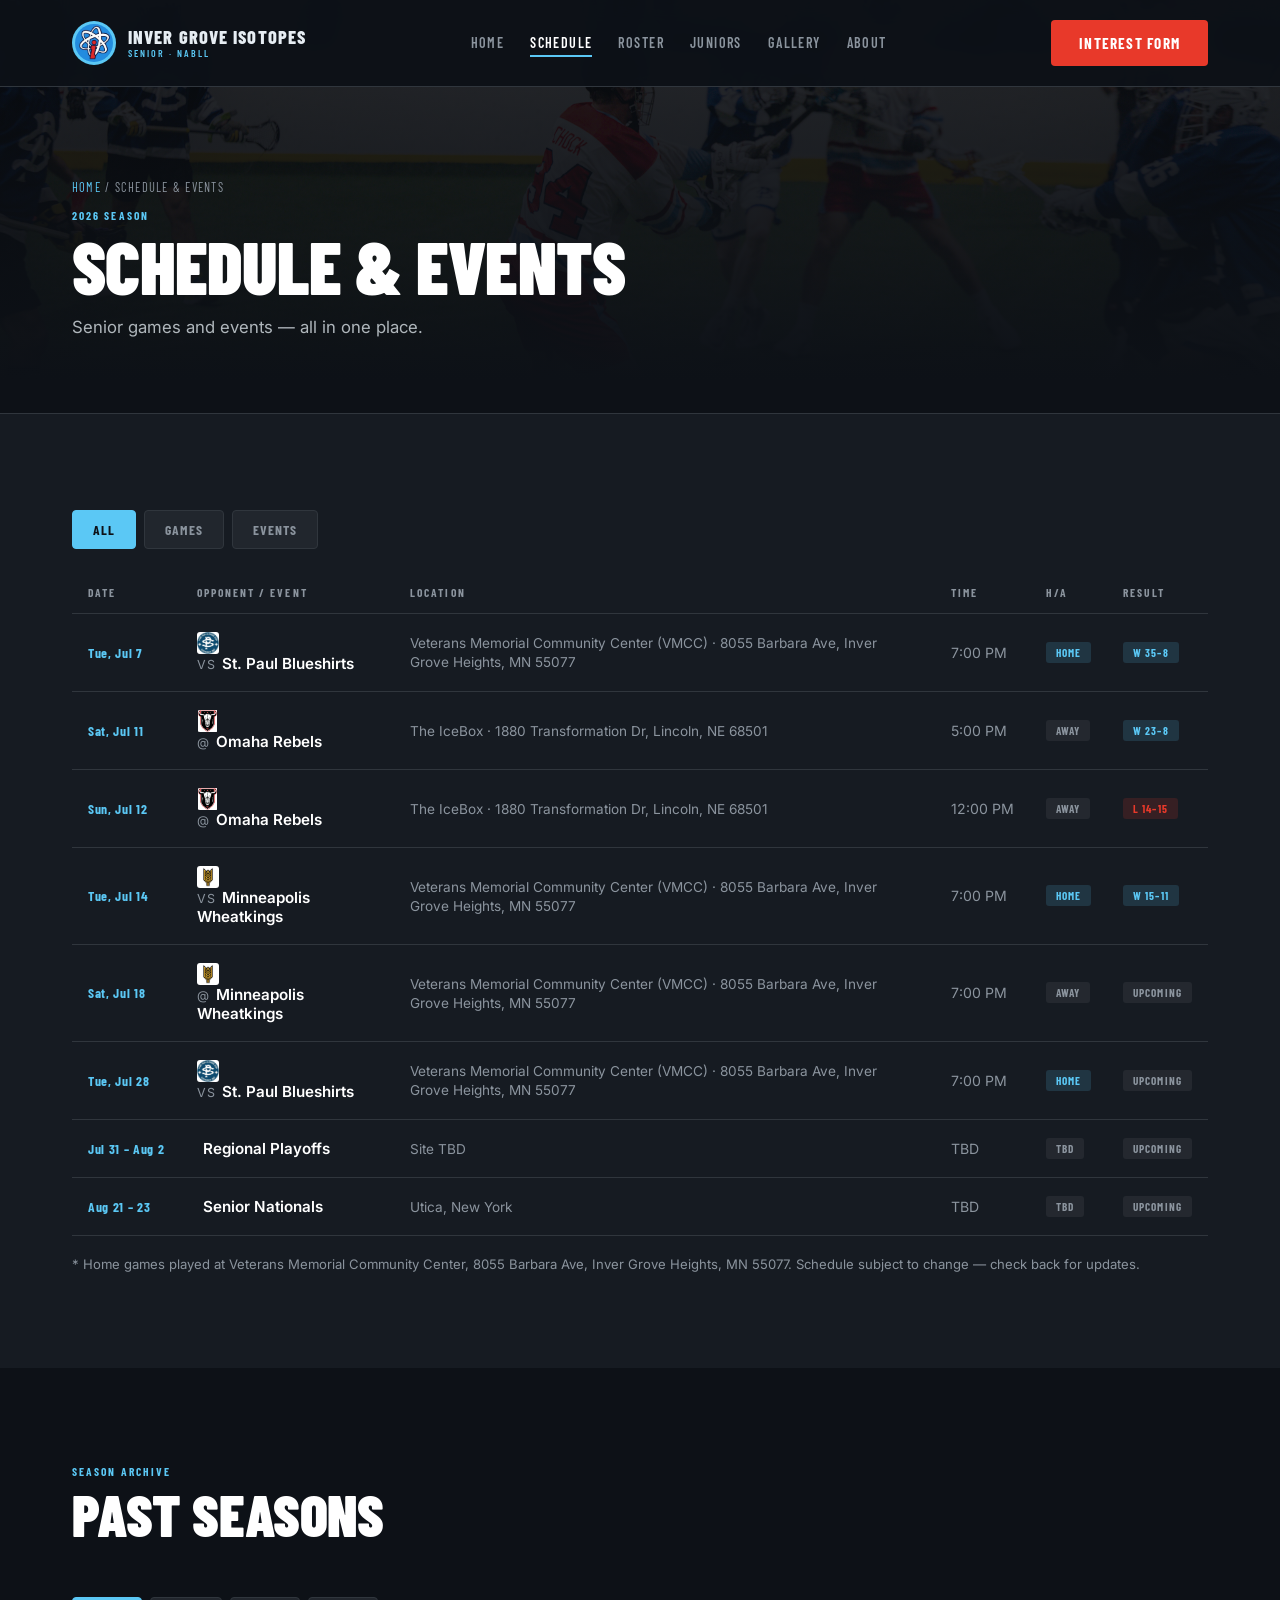
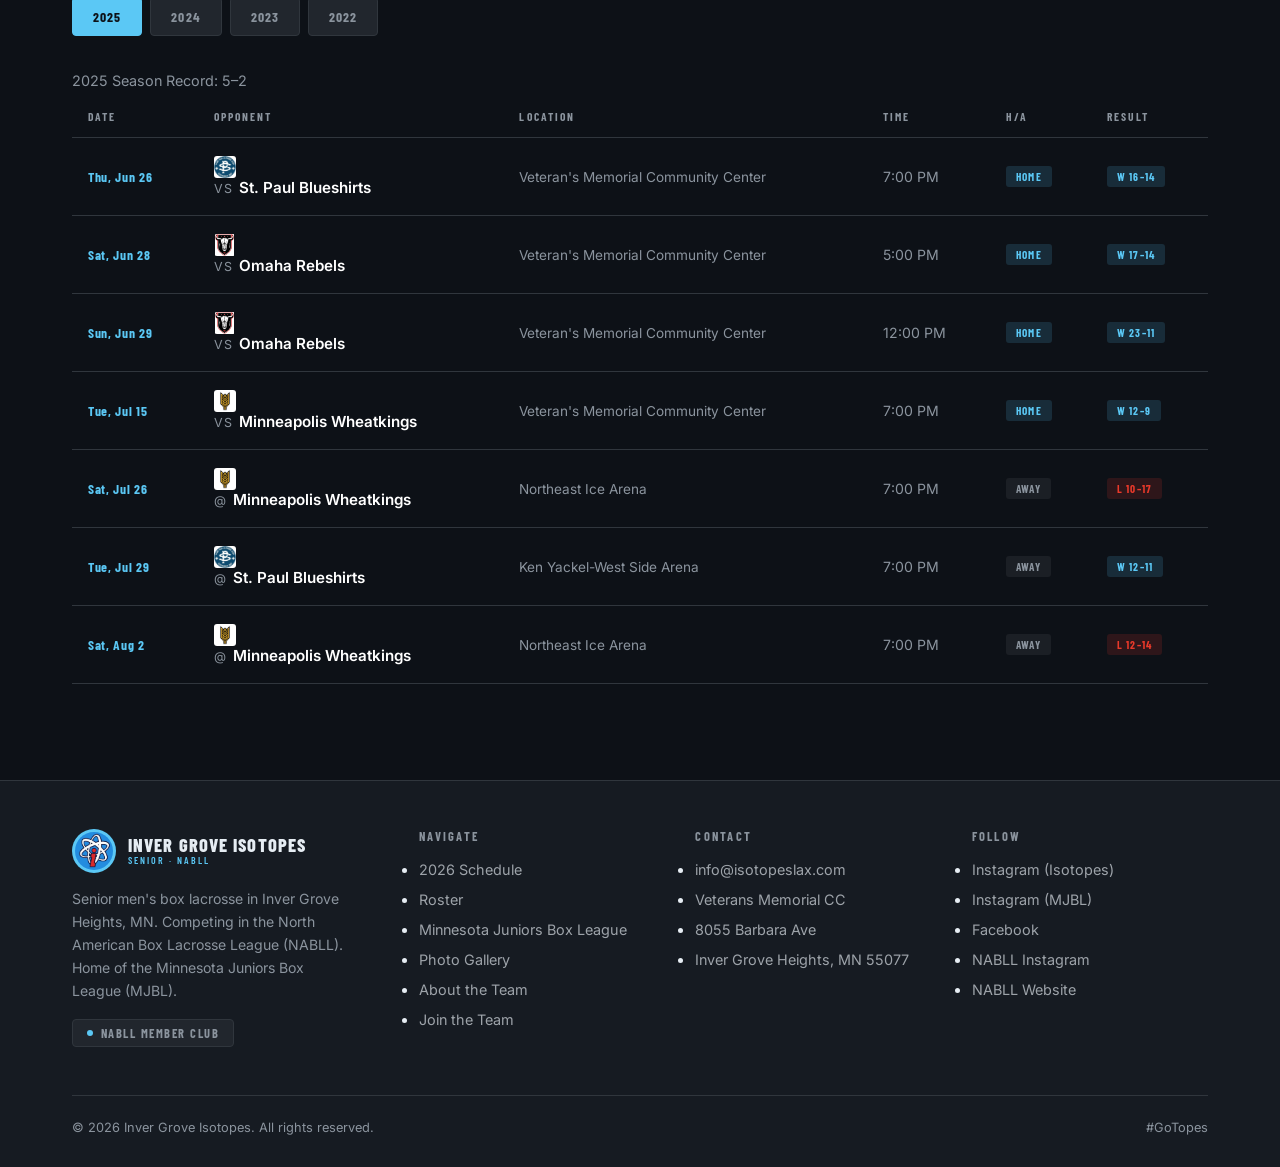
<file: schedule.html>
<!DOCTYPE html>
<html lang="en">
<head>
<meta charset="UTF-8">
<meta name="viewport" content="width=device-width, initial-scale=1.0">
<title>Schedule & Events | Inver Grove Isotopes</title>
<meta name="description" content="2026 Senior game schedule and team events for the Inver Grove Isotopes box lacrosse club.">
<link rel="preconnect" href="https://fonts.googleapis.com">
<link rel="preconnect" href="https://fonts.gstatic.com" crossorigin>
<link href="https://fonts.googleapis.com/css2?family=Barlow+Condensed:ital,wght@0,400;0,600;0,700;0,800;0,900;1,700&family=Inter:wght@400;500;600;700&display=swap" rel="stylesheet">
<link rel="stylesheet" href="css/styles.css">
</head>
<body>

<!-- ── HEADER ── -->
<header id="header" class="solid">
  <div class="nav-inner">
    <a href="index.html" class="nav-logo">
      <img src="assets/img/logo.png" alt="Inver Grove Isotopes logo">
      <div class="nav-logo-text">
        Inver Grove Isotopes
        <span>Senior · NABLL</span>
      </div>
    </a>
    <nav class="links">
      <a href="index.html">Home</a>
      <a href="schedule.html">Schedule</a>
      <a href="roster.html">Roster</a>
      <a href="juniors.html">Juniors</a>
      <a href="gallery.html">Gallery</a>
      <a href="index.html#about">About</a>
    </nav>
    <div class="nav-actions">
      <a href="index.html#recruiting" class="btn btn-primary">Interest Form</a>
      <button class="hamburger" id="hamburger" aria-label="Menu">☰</button>
    </div>
  </div>
</header>
<div class="mobile-menu" id="mobileMenu">
  <a href="index.html">Home</a>
  <a href="schedule.html">Schedule</a>
  <a href="roster.html">Roster</a>
  <a href="juniors.html">Juniors</a>
  <a href="gallery.html">Gallery</a>
  <a href="index.html#about">About</a>
  <a href="index.html#recruiting">Join the Team</a>
</div>

<!-- ── PAGE HERO ── -->
<section class="page-hero">
  <div class="page-hero-bg" style="background-image:url('assets/img/action-05.jpg');"></div>
  <div class="page-hero-overlay"></div>
  <div class="container page-hero-content">
    <p class="breadcrumb"><a href="index.html">Home</a> / Schedule & Events</p>
    <p class="label">2026 Season</p>
    <h1 class="display">Schedule &amp; Events</h1>
    <p class="sub">Senior games and events — all in one place.</p>
  </div>
</section>

<!-- ── SCHEDULE ── -->
<section class="schedule section">
  <div class="container">
    <div class="tab-bar">
      <button class="tab-btn active" data-filter="all">All</button>
      <button class="tab-btn" data-filter="game">Games</button>
      <button class="tab-btn" data-filter="event">Events</button>
    </div>
    <table class="schedule-table" id="seniorScheduleTable">
      <thead>
        <tr>
          <th>Date</th>
          <th>Opponent / Event</th>
          <th>Location</th>
          <th>Time</th>
          <th>H/A</th>
          <th>Result</th>
        </tr>
      </thead>
      <tbody id="scheduleBody"></tbody>
    </table>
    <div class="event-cards" id="scheduleCards"></div>
    <p class="schedule-note">* Home games played at Veterans Memorial Community Center, 8055 Barbara Ave, Inver Grove Heights, MN 55077. Schedule subject to change — check back for updates.</p>
  </div>
</section>

<!-- ── PAST SEASONS ── -->
<section class="schedule section" style="background:var(--navy);">
  <div class="container">
    <div class="section-header">
      <div>
        <p class="label">Season Archive</p>
        <h2 class="display">Past Seasons</h2>
      </div>
    </div>
    <div class="tab-bar" id="seasonTabs">
      <button class="tab-btn active" data-year="2025">2025</button>
      <button class="tab-btn" data-year="2024">2024</button>
      <button class="tab-btn" data-year="2023">2023</button>
      <button class="tab-btn" data-year="2022">2022</button>
    </div>
    <p id="seasonRecord" style="color:var(--muted);margin-bottom:20px;font-size:0.9rem;"></p>
    <div class="table-scroll-wrap">
      <table class="schedule-table">
        <thead>
          <tr>
            <th>Date</th>
            <th>Opponent</th>
            <th>Location</th>
            <th>Time</th>
            <th>H/A</th>
            <th>Result</th>
          </tr>
        </thead>
        <tbody id="seasonHistoryBody"></tbody>
      </table>
    </div>
  </div>
</section>

<!-- ── FOOTER ── -->
<footer id="contact">
  <div class="container">
    <div class="footer-inner">
      <div class="footer-brand">
        <div class="nav-logo">
          <img src="assets/img/logo.png" alt="Inver Grove Isotopes logo">
          <div class="nav-logo-text">
            Inver Grove Isotopes
            <span>Senior · NABLL</span>
          </div>
        </div>
        <p>Senior men's box lacrosse in Inver Grove Heights, MN. Competing in the North American Box Lacrosse League (NABLL). Home of the Minnesota Juniors Box League (MJBL).</p>
        <div style="margin-top:16px;">
          <span class="league-badge"><span class="dot"></span>NABLL Member Club</span>
        </div>
      </div>
      <div class="footer-col">
        <h5>Navigate</h5>
        <ul>
          <li><a href="schedule.html">2026 Schedule</a></li>
          <li><a href="roster.html">Roster</a></li>
          <li><a href="juniors.html">Minnesota Juniors Box League</a></li>
          <li><a href="gallery.html">Photo Gallery</a></li>
          <li><a href="index.html#about">About the Team</a></li>
          <li><a href="index.html#recruiting">Join the Team</a></li>
        </ul>
      </div>
      <div class="footer-col">
        <h5>Contact</h5>
        <ul>
          <li><a href="mailto:info@isotopeslax.com">info@isotopeslax.com</a></li>
          <li><a href="#">Veterans Memorial CC</a></li>
          <li><a>8055 Barbara Ave</a></li>
          <li><a>Inver Grove Heights, MN 55077</a></li>
        </ul>
      </div>
      <div class="footer-col">
        <h5>Follow</h5>
        <ul>
          <li><a href="https://instagram.com/isotopeslc" target="_blank" rel="noopener">Instagram (Isotopes)</a></li>
          <li><a href="https://instagram.com/mnjuniorsbox" target="_blank" rel="noopener">Instagram (MJBL)</a></li>
          <li><a href="https://www.facebook.com/InverGroveIsotopes/" target="_blank" rel="noopener">Facebook</a></li>
          <li><a href="https://instagram.com/the_box_league" target="_blank" rel="noopener">NABLL Instagram</a></li>
          <li><a href="https://nabll.com/" target="_blank" rel="noopener">NABLL Website</a></li>
        </ul>
      </div>
    </div>
    <div class="footer-bottom">
      <span>© 2026 Inver Grove Isotopes. All rights reserved.</span>
      <span>#GoTopes</span>
    </div>
  </div>
</footer>

<script src="js/data.js"></script>
<script src="js/main.js"></script>
<script>renderSchedulePage(); renderSeasonHistory();</script>
</body>
</html>
</file>
<file: css/styles.css>
:root {
  --blue:   #5BC8F5;
  --red:    #E8392A;
  --navy:   #0D1117;
  --dark:   #161B22;
  --mid:    #21262D;
  --border: #30363D;
  --muted:  #8B949E;
  --white:  #FFFFFF;
  --offwhite: #E6EDF3;
}

*, *::before, *::after { box-sizing: border-box; margin: 0; padding: 0; }
html { scroll-behavior: smooth; }
body {
  font-family: 'Inter', sans-serif;
  background: var(--navy);
  color: var(--offwhite);
  overflow-x: hidden;
}
img { display: block; max-width: 100%; }
a { color: inherit; text-decoration: none; }
button { font-family: inherit; cursor: pointer; border: none; }

.container { max-width: 1200px; margin: 0 auto; padding: 0 32px; }

/* ── TYPOGRAPHY ── */
.display {
  font-family: 'Barlow Condensed', sans-serif;
  font-weight: 900;
  line-height: 0.92;
  letter-spacing: -0.01em;
  text-transform: uppercase;
}
.label {
  font-family: 'Barlow Condensed', sans-serif;
  font-weight: 700;
  font-size: 0.72rem;
  letter-spacing: 0.18em;
  text-transform: uppercase;
  color: var(--blue);
}

/* ── BUTTONS ── */
.btn {
  display: inline-flex;
  align-items: center;
  gap: 8px;
  font-family: 'Barlow Condensed', sans-serif;
  font-weight: 700;
  font-size: 0.95rem;
  letter-spacing: 0.08em;
  text-transform: uppercase;
  padding: 14px 28px;
  border-radius: 4px;
  transition: all 0.18s ease;
  white-space: nowrap;
}
.btn:focus-visible { outline: 2px solid var(--blue); outline-offset: 3px; }
.btn-primary {
  background: var(--red);
  color: var(--white);
}
.btn-primary:hover { background: #c72d20; transform: translateY(-1px); }
.btn-outline {
  background: transparent;
  color: var(--white);
  border: 1.5px solid rgba(255,255,255,0.35);
}
.btn-outline:hover {
  border-color: var(--blue);
  color: var(--blue);
}
.btn-blue {
  background: var(--blue);
  color: var(--navy);
}
.btn-blue:hover { background: #3db8e8; transform: translateY(-1px); }
.btn-sm { padding: 9px 18px; font-size: 0.8rem; }

/* ── NAV ── */
header {
  position: fixed;
  top: 0; left: 0; right: 0;
  z-index: 100;
  transition: background 0.3s ease;
  background: rgba(13,17,23,0.0);
}
header.scrolled {
  background: rgba(13,17,23,0.96);
  backdrop-filter: blur(12px);
  border-bottom: 1px solid var(--border);
}
header.solid {
  background: rgba(13,17,23,0.96);
  backdrop-filter: blur(12px);
  border-bottom: 1px solid var(--border);
}
.nav-inner {
  display: flex;
  align-items: center;
  justify-content: space-between;
  padding: 20px 32px;
  max-width: 1200px;
  margin: 0 auto;
}
.nav-logo {
  display: flex;
  align-items: center;
  gap: 12px;
}
.nav-logo img {
  width: 44px;
  height: 44px;
  border-radius: 50%;
  object-fit: contain;
  background: var(--blue);
  padding: 3px;
}
.nav-logo-text {
  font-family: 'Barlow Condensed', sans-serif;
  font-weight: 800;
  font-size: 1.15rem;
  letter-spacing: 0.06em;
  text-transform: uppercase;
  line-height: 1.1;
}
.nav-logo-text span { display: block; font-size: 0.62rem; font-weight: 600; color: var(--blue); letter-spacing: 0.2em; }
nav.links {
  display: flex;
  gap: 26px;
  font-family: 'Barlow Condensed', sans-serif;
  font-weight: 600;
  font-size: 0.88rem;
  letter-spacing: 0.1em;
  text-transform: uppercase;
}
nav.links a {
  color: var(--muted);
  transition: color 0.18s;
  padding: 4px 0;
  border-bottom: 2px solid transparent;
}
nav.links a:hover, nav.links a.active { color: var(--white); border-bottom-color: var(--blue); }
.nav-actions { display: flex; gap: 12px; align-items: center; }
.hamburger { display: none; background: none; color: var(--white); font-size: 1.4rem; padding: 4px; }

.mobile-menu {
  display: none;
  position: fixed;
  inset: 0;
  z-index: 99;
  background: rgba(13,17,23,0.98);
  backdrop-filter: blur(12px);
  padding: 100px 32px 32px;
  flex-direction: column;
  gap: 6px;
}
.mobile-menu.open { display: flex; }
.mobile-menu a {
  font-family: 'Barlow Condensed', sans-serif;
  font-weight: 700;
  font-size: 1.6rem;
  text-transform: uppercase;
  color: var(--offwhite);
  padding: 14px 0;
  border-bottom: 1px solid var(--border);
}
.mobile-menu a.active { color: var(--blue); }

/* ── PAGE HERO (interior pages) ── */
.page-hero {
  position: relative;
  padding: 180px 0 72px;
  overflow: hidden;
  border-bottom: 1px solid var(--border);
}
.page-hero-bg {
  position: absolute;
  inset: 0;
  background-size: cover;
  background-position: center;
  filter: brightness(0.28) saturate(0.9);
}
.page-hero-overlay {
  position: absolute;
  inset: 0;
  background: linear-gradient(180deg, rgba(13,17,23,0.5) 0%, var(--navy) 92%);
}
.page-hero-content { position: relative; z-index: 2; }
.page-hero h1 {
  font-size: clamp(2.8rem, 6vw, 4.6rem);
  color: var(--white);
  margin-top: 10px;
}
.page-hero p.sub {
  margin-top: 14px;
  max-width: 620px;
  color: rgba(230,237,243,0.75);
  font-size: 1.05rem;
  line-height: 1.6;
}
.breadcrumb {
  font-family: 'Barlow Condensed', sans-serif;
  font-size: 0.78rem;
  letter-spacing: 0.1em;
  text-transform: uppercase;
  color: var(--muted);
  margin-bottom: 14px;
}
.breadcrumb a { color: var(--blue); }
.breadcrumb a:hover { text-decoration: underline; }

/* ── HERO (home) ── */
.hero {
  position: relative;
  height: 100svh;
  min-height: 620px;
  display: flex;
  align-items: flex-end;
  overflow: hidden;
}
.hero-bg {
  position: absolute;
  inset: 0;
  background-size: cover;
  background-position: center 42%;
  filter: brightness(0.45);
}
.hero-slash {
  position: absolute;
  bottom: 0; left: 0; right: 0;
  height: 120px;
  background: linear-gradient(to bottom right,
    transparent 49.8%,
    var(--navy) 50%
  );
  pointer-events: none;
}
.hero-slash-red {
  position: absolute;
  bottom: 0; left: 0; right: 0;
  height: 120px;
  background: linear-gradient(to bottom right,
    transparent 48%,
    var(--red) 48%,
    var(--red) 50.5%,
    transparent 50.6%
  );
  pointer-events: none;
}
.hero-content {
  position: relative;
  z-index: 2;
  padding: 0 32px 150px;
  max-width: 1200px;
  margin: 0 auto;
  width: 100%;
}
.hero-content .label { margin-bottom: 20px; }
.hero-content h1 {
  font-size: clamp(4.5rem, 11vw, 9rem);
  color: var(--white);
  margin-bottom: 8px;
}
.hero-content h1 em {
  font-style: italic;
  color: var(--blue);
}
.hero-sub {
  font-size: 1.1rem;
  color: rgba(255,255,255,0.7);
  max-width: 560px;
  line-height: 1.6;
  margin-bottom: 32px;
  font-weight: 400;
}
.hero-btns { display: flex; gap: 14px; flex-wrap: wrap; }

/* ── SECTION BASE ── */
.section { padding: 96px 0; }
.section-header { margin-bottom: 56px; display: flex; align-items: flex-end; justify-content: space-between; gap: 24px; flex-wrap: wrap; }
.section-header h2 {
  font-size: clamp(2.4rem, 5vw, 3.6rem);
  color: var(--white);
  margin-top: 10px;
}
.section-header p.desc {
  margin-top: 14px;
  color: rgba(230,237,243,0.7);
  max-width: 560px;
  line-height: 1.6;
}

/* ── QUICK LINK CARDS (home) ── */
.quicklinks { background: var(--dark); }
.quicklink-grid {
  display: grid;
  grid-template-columns: repeat(4, 1fr);
  gap: 20px;
}
.quicklink-card {
  background: var(--mid);
  border: 1px solid var(--border);
  border-radius: 8px;
  padding: 28px 24px;
  transition: all 0.2s ease;
  display: flex;
  flex-direction: column;
  gap: 10px;
}
.quicklink-card:hover {
  border-color: var(--blue);
  transform: translateY(-3px);
}
.quicklink-card .icon { font-size: 1.8rem; }
.quicklink-card h3 {
  font-family: 'Barlow Condensed', sans-serif;
  font-weight: 800;
  font-size: 1.3rem;
  text-transform: uppercase;
  color: var(--white);
}
.quicklink-card p {
  font-size: 0.86rem;
  color: var(--muted);
  line-height: 1.5;
}
.quicklink-card .go {
  margin-top: auto;
  font-family: 'Barlow Condensed', sans-serif;
  font-weight: 700;
  font-size: 0.78rem;
  letter-spacing: 0.1em;
  text-transform: uppercase;
  color: var(--blue);
}

/* ── SEASON BANNER ── */
.season-banner {
  background: var(--red);
  padding: 18px 0;
}
.season-inner {
  display: flex;
  align-items: center;
  justify-content: space-between;
  gap: 24px;
  flex-wrap: wrap;
}
.season-stat {
  display: flex;
  align-items: baseline;
  gap: 8px;
}
.season-stat .big {
  font-family: 'Barlow Condensed', sans-serif;
  font-weight: 900;
  font-size: 2rem;
  color: var(--white);
}
.season-stat .sm {
  font-family: 'Barlow Condensed', sans-serif;
  font-weight: 600;
  font-size: 0.78rem;
  letter-spacing: 0.14em;
  text-transform: uppercase;
  color: rgba(255,255,255,0.75);
}
.season-divider {
  width: 1px; height: 36px;
  background: rgba(255,255,255,0.3);
}

/* ── TABS ── */
.tab-bar {
  display: flex;
  gap: 8px;
  margin-bottom: 36px;
  flex-wrap: wrap;
}
.tab-btn {
  font-family: 'Barlow Condensed', sans-serif;
  font-weight: 700;
  font-size: 0.85rem;
  letter-spacing: 0.08em;
  text-transform: uppercase;
  padding: 10px 20px;
  border-radius: 4px;
  background: var(--mid);
  border: 1px solid var(--border);
  color: var(--muted);
  transition: all 0.15s ease;
}
.tab-btn:hover { color: var(--white); }
.tab-btn.active { background: var(--blue); color: var(--navy); border-color: var(--blue); }

/* ── SCHEDULE ── */
.schedule { background: var(--dark); }
.schedule-table {
  width: 100%;
  border-collapse: collapse;
}
.schedule-table thead th {
  font-family: 'Barlow Condensed', sans-serif;
  font-weight: 700;
  font-size: 0.72rem;
  letter-spacing: 0.18em;
  text-transform: uppercase;
  color: var(--muted);
  padding: 0 16px 14px;
  text-align: left;
  border-bottom: 1px solid var(--border);
}
.schedule-table tbody tr {
  border-bottom: 1px solid var(--border);
  transition: background 0.15s;
}
.schedule-table tbody tr:hover { background: rgba(255,255,255,0.03); }
.schedule-table tbody td {
  padding: 18px 16px;
  font-size: 0.95rem;
  vertical-align: middle;
}
.game-date {
  font-family: 'Barlow Condensed', sans-serif;
  font-weight: 700;
  font-size: 0.85rem;
  color: var(--blue);
  letter-spacing: 0.05em;
  white-space: nowrap;
}
.game-opponent {
  font-weight: 600;
  color: var(--white);
}
.game-opponent .vs {
  font-size: 0.78rem;
  color: var(--muted);
  font-weight: 400;
  margin-right: 6px;
  text-transform: uppercase;
  letter-spacing: 0.08em;
}
.game-location {
  font-size: 0.85rem;
  color: var(--muted);
}
.badge {
  display: inline-block;
  font-family: 'Barlow Condensed', sans-serif;
  font-weight: 700;
  font-size: 0.7rem;
  letter-spacing: 0.1em;
  text-transform: uppercase;
  padding: 4px 10px;
  border-radius: 3px;
}
.badge-home { background: rgba(91,200,245,0.15); color: var(--blue); }
.badge-away { background: rgba(255,255,255,0.06); color: var(--muted); }
.badge-result-w { background: rgba(91,200,245,0.15); color: var(--blue); }
.badge-result-l { background: rgba(232,57,42,0.15); color: var(--red); }
.badge-upcoming { background: rgba(255,255,255,0.06); color: var(--muted); }
.badge-event { background: rgba(232,57,42,0.15); color: var(--red); }
.badge-game { background: rgba(91,200,245,0.15); color: var(--blue); }
.game-time {
  font-size: 0.88rem;
  color: var(--muted);
  white-space: nowrap;
}
.schedule-note { margin-top: 20px; font-size: 0.82rem; color: var(--muted); }

/* ── EVENT CARDS (mobile-friendly alt view) ── */
.event-cards { display: none; flex-direction: column; gap: 14px; }
.event-card {
  background: var(--mid);
  border: 1px solid var(--border);
  border-radius: 8px;
  padding: 18px 20px;
}
.event-card .row1 { display: flex; justify-content: space-between; align-items: center; margin-bottom: 8px; }
.event-card .opp { font-weight: 700; color: var(--white); font-size: 1.05rem; margin-bottom: 4px; }
.event-card .meta { font-size: 0.84rem; color: var(--muted); }

/* ── ABOUT ── */
.about { background: var(--navy); }
.about-grid {
  display: grid;
  grid-template-columns: 1fr 1fr;
  gap: 64px;
  align-items: center;
}
.about-photo-stack {
  position: relative;
  height: 480px;
}
.about-photo-main {
  position: absolute;
  inset: 0;
  border-radius: 8px;
  overflow: hidden;
}
.about-photo-main img {
  width: 100%;
  height: 100%;
  object-fit: cover;
  object-position: center top;
}
.about-photo-accent {
  position: absolute;
  bottom: -24px;
  right: -24px;
  width: 56%;
  aspect-ratio: 4/3;
  border-radius: 6px;
  overflow: hidden;
  border: 3px solid var(--navy);
}
.about-photo-accent img {
  width: 100%;
  height: 100%;
  object-fit: cover;
  object-position: center;
}
.about-red-bar {
  position: absolute;
  top: 32px;
  left: -8px;
  width: 5px;
  height: 120px;
  background: var(--red);
  border-radius: 3px;
}
.about-text .label { margin-bottom: 12px; }
.about-text h2 {
  font-size: clamp(2.4rem, 4vw, 3.2rem);
  color: var(--white);
  margin-bottom: 20px;
}
.about-text p {
  color: rgba(230,237,243,0.75);
  line-height: 1.75;
  font-size: 1rem;
  margin-bottom: 16px;
}
.about-facts {
  display: grid;
  grid-template-columns: 1fr 1fr;
  gap: 16px;
  margin-top: 32px;
}
.fact {
  background: var(--mid);
  border: 1px solid var(--border);
  border-radius: 6px;
  padding: 16px 18px;
}
.fact .num {
  font-family: 'Barlow Condensed', sans-serif;
  font-weight: 900;
  font-size: 1.9rem;
  color: var(--blue);
  line-height: 1;
  margin-bottom: 4px;
}
.fact .desc {
  font-size: 0.82rem;
  color: var(--muted);
  text-transform: uppercase;
  letter-spacing: 0.08em;
  font-weight: 600;
}

/* ── COACH / STAFF GRID ── */
.staff-grid {
  display: grid;
  grid-template-columns: repeat(3, 1fr);
  gap: 24px;
}
.staff-card {
  background: var(--mid);
  border: 1px solid var(--border);
  border-radius: 8px;
  padding: 24px;
  text-align: center;
}
.staff-card .avatar {
  width: 84px; height: 84px;
  border-radius: 50%;
  margin: 0 auto 16px;
  background: var(--dark);
  display: flex;
  align-items: center;
  justify-content: center;
  font-family: 'Barlow Condensed', sans-serif;
  font-weight: 800;
  font-size: 1.6rem;
  color: var(--blue);
  border: 2px solid var(--border);
}
.staff-card h4 { font-family: 'Barlow Condensed', sans-serif; font-weight: 800; text-transform: uppercase; color: var(--white); font-size: 1.2rem; }
.staff-card .role { color: var(--blue); font-size: 0.82rem; text-transform: uppercase; letter-spacing: 0.08em; font-weight: 600; margin: 6px 0 10px; }
.staff-card p.bio { color: var(--muted); font-size: 0.86rem; line-height: 1.5; }

/* ── TIMELINE ── */
.timeline { display: flex; flex-direction: column; gap: 0; }
.timeline-item {
  display: grid;
  grid-template-columns: 90px 1fr;
  gap: 24px;
  padding: 22px 0;
  border-bottom: 1px solid var(--border);
}
.timeline-item .year {
  font-family: 'Barlow Condensed', sans-serif;
  font-weight: 900;
  font-size: 1.6rem;
  color: var(--blue);
}
.timeline-item h4 { color: var(--white); font-weight: 700; margin-bottom: 6px; }
.timeline-item p { color: var(--muted); font-size: 0.9rem; line-height: 1.55; }

/* ── ROSTER GRID ── */
.roster { background: var(--dark); }
.roster-filters { display: flex; gap: 8px; margin-bottom: 32px; flex-wrap: wrap; }
.roster-grid {
  display: grid;
  grid-template-columns: repeat(4, 1fr);
  gap: 22px;
}
.player-card {
  background: var(--mid);
  border: 1px solid var(--border);
  border-radius: 8px;
  overflow: hidden;
  transition: all 0.2s ease;
  cursor: pointer;
}
.player-card:hover { border-color: var(--blue); transform: translateY(-4px); }
.player-card .photo {
  aspect-ratio: 4/5;
  background: var(--dark);
  position: relative;
  display: flex;
  align-items: flex-end;
  overflow: hidden;
}
.player-card .photo img { width: 100%; height: 100%; object-fit: cover; }
.player-card .num {
  position: absolute;
  top: 12px; left: 12px;
  font-family: 'Barlow Condensed', sans-serif;
  font-weight: 900;
  font-size: 1.8rem;
  color: var(--white);
  text-shadow: 0 2px 8px rgba(0,0,0,0.6);
}
.player-card .info { padding: 16px 18px; }
.player-card .pos {
  font-family: 'Barlow Condensed', sans-serif;
  font-weight: 700;
  font-size: 0.7rem;
  letter-spacing: 0.12em;
  text-transform: uppercase;
  color: var(--blue);
  margin-bottom: 4px;
}
.player-card h3 {
  font-family: 'Barlow Condensed', sans-serif;
  font-weight: 800;
  font-size: 1.25rem;
  text-transform: uppercase;
  color: var(--white);
  line-height: 1.1;
}
.player-card .hometown { font-size: 0.78rem; color: var(--muted); margin-top: 6px; }

/* ── PLAYER DETAIL ── */
.player-detail-grid {
  display: grid;
  grid-template-columns: 340px 1fr;
  gap: 56px;
}
.player-photo-wrap {
  border-radius: 8px;
  overflow: hidden;
  aspect-ratio: 4/5;
  background: var(--mid);
  border: 1px solid var(--border);
}
.player-photo-wrap img { width: 100%; height: 100%; object-fit: cover; }
.player-header { display: flex; align-items: baseline; gap: 16px; flex-wrap: wrap; margin-bottom: 6px; }
.player-header .jersey {
  font-family: 'Barlow Condensed', sans-serif;
  font-weight: 900;
  font-size: 3rem;
  color: var(--blue);
  line-height: 1;
}
.player-header h1 {
  font-size: clamp(2.2rem, 4vw, 3rem);
  color: var(--white);
}
.player-meta-row {
  display: flex;
  gap: 24px;
  flex-wrap: wrap;
  margin: 18px 0 28px;
  padding: 18px 0;
  border-top: 1px solid var(--border);
  border-bottom: 1px solid var(--border);
}
.player-meta-row .m-item { display: flex; flex-direction: column; gap: 4px; }
.player-meta-row .m-item .k { font-size: 0.72rem; letter-spacing: 0.12em; text-transform: uppercase; color: var(--muted); }
.player-meta-row .m-item .v { font-weight: 700; color: var(--white); }
.player-bio { color: rgba(230,237,243,0.8); line-height: 1.75; margin-bottom: 32px; }
.stats-grid {
  display: grid;
  grid-template-columns: repeat(4, 1fr);
  gap: 14px;
}
.stat-box {
  background: var(--mid);
  border: 1px solid var(--border);
  border-radius: 6px;
  padding: 18px;
  text-align: center;
}
.stat-box .val {
  font-family: 'Barlow Condensed', sans-serif;
  font-weight: 900;
  font-size: 2.2rem;
  color: var(--blue);
}
.stat-box .lbl { font-size: 0.74rem; letter-spacing: 0.1em; text-transform: uppercase; color: var(--muted); margin-top: 4px; }
.back-link {
  display: inline-flex;
  align-items: center;
  gap: 8px;
  font-family: 'Barlow Condensed', sans-serif;
  font-weight: 700;
  font-size: 0.85rem;
  letter-spacing: 0.08em;
  text-transform: uppercase;
  color: var(--blue);
  margin-bottom: 28px;
}
.back-link:hover { text-decoration: underline; }

/* ── JUNIORS ── */
.juniors-intro-grid {
  display: grid;
  grid-template-columns: 1fr 1fr;
  gap: 56px;
  align-items: center;
}
.juniors-photo {
  border-radius: 8px;
  overflow: hidden;
  aspect-ratio: 4/3;
}
.juniors-photo img { width: 100%; height: 100%; object-fit: cover; }
.location-grid {
  display: grid;
  grid-template-columns: repeat(3, 1fr);
  gap: 22px;
}
.location-card {
  background: var(--mid);
  border: 1px solid var(--border);
  border-radius: 8px;
  padding: 24px;
}
.location-card h4 { color: var(--white); font-family: 'Barlow Condensed', sans-serif; font-weight: 800; font-size: 1.2rem; text-transform: uppercase; margin-bottom: 8px; }
.location-card .addr { font-size: 0.88rem; color: var(--muted); line-height: 1.5; margin-bottom: 10px; }
.location-card .tag {
  display: inline-block;
  font-family: 'Barlow Condensed', sans-serif;
  font-weight: 700;
  font-size: 0.68rem;
  letter-spacing: 0.1em;
  text-transform: uppercase;
  padding: 3px 9px;
  border-radius: 3px;
  background: rgba(91,200,245,0.15);
  color: var(--blue);
}

/* ── GALLERY ── */
.gallery-grid {
  display: grid;
  grid-template-columns: repeat(3, 1fr);
  gap: 16px;
}
.gallery-item {
  border-radius: 8px;
  overflow: hidden;
  aspect-ratio: 4/3;
  position: relative;
  cursor: pointer;
  background: var(--mid);
}
.gallery-item img { width: 100%; height: 100%; object-fit: cover; transition: transform 0.3s ease; }
.gallery-item:hover img { transform: scale(1.06); }
.gallery-item .cap {
  position: absolute;
  left: 0; right: 0; bottom: 0;
  padding: 10px 14px;
  background: linear-gradient(to top, rgba(0,0,0,0.75), transparent);
  font-size: 0.8rem;
  color: var(--white);
  opacity: 0;
  transition: opacity 0.2s ease;
}
.gallery-item:hover .cap { opacity: 1; }
.gallery-item.wide { grid-column: span 2; }

.lightbox {
  display: none;
  position: fixed;
  inset: 0;
  background: rgba(5,7,10,0.95);
  z-index: 200;
  align-items: center;
  justify-content: center;
  padding: 40px;
}
.lightbox.open { display: flex; }
.lightbox img { max-width: 100%; max-height: 82vh; border-radius: 6px; }
.lightbox .lb-cap { text-align: center; color: var(--muted); margin-top: 14px; font-size: 0.9rem; }
.lightbox-close {
  position: absolute;
  top: 24px; right: 32px;
  background: none;
  color: var(--white);
  font-size: 2rem;
  line-height: 1;
}
.lightbox-nav {
  position: absolute;
  top: 50%;
  transform: translateY(-50%);
  background: rgba(255,255,255,0.08);
  color: var(--white);
  font-size: 1.6rem;
  width: 48px; height: 48px;
  border-radius: 50%;
  display: flex;
  align-items: center;
  justify-content: center;
}
.lightbox-nav:hover { background: rgba(255,255,255,0.18); }
.lightbox-prev { left: 24px; }
.lightbox-next { right: 24px; }

/* ── RECRUITING ── */
.recruiting { background: var(--dark); }
.recruiting-grid {
  display: grid;
  grid-template-columns: 1.1fr 0.9fr;
  gap: 64px;
  align-items: center;
}
.rec-photo {
  border-radius: 8px;
  overflow: hidden;
  aspect-ratio: 4/5;
}
.rec-photo img {
  width: 100%;
  height: 100%;
  object-fit: cover;
  object-position: center top;
}
.rec-content .label { margin-bottom: 12px; }
.rec-content h2 {
  font-size: clamp(2.4rem, 4vw, 3.2rem);
  color: var(--white);
  margin-bottom: 20px;
}
.rec-content p {
  color: rgba(230,237,243,0.75);
  line-height: 1.75;
  font-size: 1rem;
  margin-bottom: 16px;
}
.rec-reqs {
  margin: 28px 0 32px;
  display: flex;
  flex-direction: column;
  gap: 12px;
}
.rec-req {
  display: flex;
  align-items: flex-start;
  gap: 12px;
  font-size: 0.95rem;
  color: var(--offwhite);
  line-height: 1.4;
}
.rec-req::before {
  content: '';
  flex: none;
  width: 6px;
  height: 6px;
  background: var(--blue);
  border-radius: 50%;
  margin-top: 7px;
}
.rec-form {
  margin-top: 8px;
  background: var(--mid);
  border: 1px solid var(--border);
  border-radius: 8px;
  padding: 28px;
}
.rec-form h4 {
  font-family: 'Barlow Condensed', sans-serif;
  font-weight: 700;
  font-size: 1.1rem;
  letter-spacing: 0.06em;
  text-transform: uppercase;
  color: var(--white);
  margin-bottom: 20px;
}
.form-row { display: grid; grid-template-columns: 1fr 1fr; gap: 14px; margin-bottom: 14px; }
.form-field { display: flex; flex-direction: column; gap: 6px; margin-bottom: 14px; }
.form-field.full { grid-column: 1 / -1; }
label {
  font-size: 0.75rem;
  font-weight: 600;
  letter-spacing: 0.08em;
  text-transform: uppercase;
  color: var(--muted);
}
input, select, textarea {
  font-family: 'Inter', sans-serif;
  font-size: 0.92rem;
  padding: 11px 14px;
  background: var(--dark);
  border: 1px solid var(--border);
  border-radius: 5px;
  color: var(--offwhite);
  transition: border-color 0.18s;
  width: 100%;
}
input:focus, select:focus, textarea:focus {
  outline: none;
  border-color: var(--blue);
}
textarea { resize: vertical; min-height: 80px; }
select option { background: var(--dark); }

/* ── FOOTER ── */
footer {
  background: var(--dark);
  border-top: 1px solid var(--border);
  padding: 48px 0 32px;
}
.footer-inner {
  display: grid;
  grid-template-columns: 1.3fr 1fr 1fr 1fr;
  gap: 40px;
  margin-bottom: 48px;
}
.footer-brand .nav-logo { margin-bottom: 14px; }
.footer-brand p {
  font-size: 0.88rem;
  color: var(--muted);
  line-height: 1.65;
  max-width: 280px;
}
.footer-col h5 {
  font-family: 'Barlow Condensed', sans-serif;
  font-weight: 700;
  font-size: 0.78rem;
  letter-spacing: 0.18em;
  text-transform: uppercase;
  color: var(--muted);
  margin-bottom: 16px;
}
.footer-col ul { display: flex; flex-direction: column; gap: 10px; }
.footer-col ul li a {
  font-size: 0.9rem;
  color: rgba(230,237,243,0.65);
  transition: color 0.15s;
}
.footer-col ul li a:hover { color: var(--blue); }
.footer-bottom {
  display: flex;
  align-items: center;
  justify-content: space-between;
  padding-top: 24px;
  border-top: 1px solid var(--border);
  font-size: 0.8rem;
  color: var(--muted);
  flex-wrap: wrap;
  gap: 12px;
}
.league-badge {
  display: inline-flex;
  align-items: center;
  gap: 8px;
  background: var(--mid);
  border: 1px solid var(--border);
  border-radius: 4px;
  padding: 6px 14px;
  font-family: 'Barlow Condensed', sans-serif;
  font-weight: 700;
  font-size: 0.78rem;
  letter-spacing: 0.12em;
  text-transform: uppercase;
  color: var(--muted);
}
.league-badge .dot {
  width: 6px; height: 6px;
  border-radius: 50%;
  background: var(--blue);
}

/* ── RESPONSIVE ── */
@media (max-width: 960px) {
  nav.links { display: none; }
  .hamburger { display: block; }
  .hero-content h1 { font-size: clamp(3.5rem, 12vw, 5.5rem); }
  .about-grid { grid-template-columns: 1fr; }
  .about-photo-stack { height: 360px; order: -1; }
  .about-photo-accent { width: 45%; }
  .recruiting-grid { grid-template-columns: 1fr; }
  .rec-photo { aspect-ratio: 16/9; order: -1; }
  .footer-inner { grid-template-columns: 1fr 1fr; }
  .footer-brand { grid-column: 1 / -1; }
  .form-row { grid-template-columns: 1fr; }
  .quicklink-grid { grid-template-columns: 1fr 1fr; }
  .roster-grid { grid-template-columns: repeat(3, 1fr); }
  .player-detail-grid { grid-template-columns: 1fr; }
  .player-photo-wrap { max-width: 340px; }
  .stats-grid { grid-template-columns: repeat(2, 1fr); }
  .staff-grid { grid-template-columns: 1fr 1fr; }
  .location-grid { grid-template-columns: 1fr 1fr; }
  .juniors-intro-grid { grid-template-columns: 1fr; }
  .gallery-grid { grid-template-columns: repeat(2, 1fr); }
  .gallery-item.wide { grid-column: span 2; }
}
@media (max-width: 640px) {
  .container { padding: 0 20px; }
  .nav-inner { padding: 16px 20px; }
  .section { padding: 72px 0; }
  .season-divider { display: none; }
  .hero-btns .btn { flex: 1 1 140px; }
  .about-facts { grid-template-columns: 1fr 1fr; }
  .footer-inner { grid-template-columns: 1fr; }
  #seniorScheduleTable { display: none; }
  .event-cards { display: flex; }
  .table-scroll-wrap { overflow-x: auto; }
  .quicklink-grid { grid-template-columns: 1fr; }
  .roster-grid { grid-template-columns: 1fr 1fr; }
  .stats-grid { grid-template-columns: 1fr 1fr; }
  .staff-grid { grid-template-columns: 1fr; }
  .location-grid { grid-template-columns: 1fr; }
  .gallery-grid { grid-template-columns: 1fr 1fr; }
  .gallery-item.wide { grid-column: span 2; }
  .page-hero { padding: 140px 0 56px; }
  .lightbox-nav { width: 40px; height: 40px; font-size: 1.3rem; }
  .lightbox { padding: 20px; }
}
@media (prefers-reduced-motion: reduce) {
  * { transition: none !important; animation: none !important; }
}
</file>
